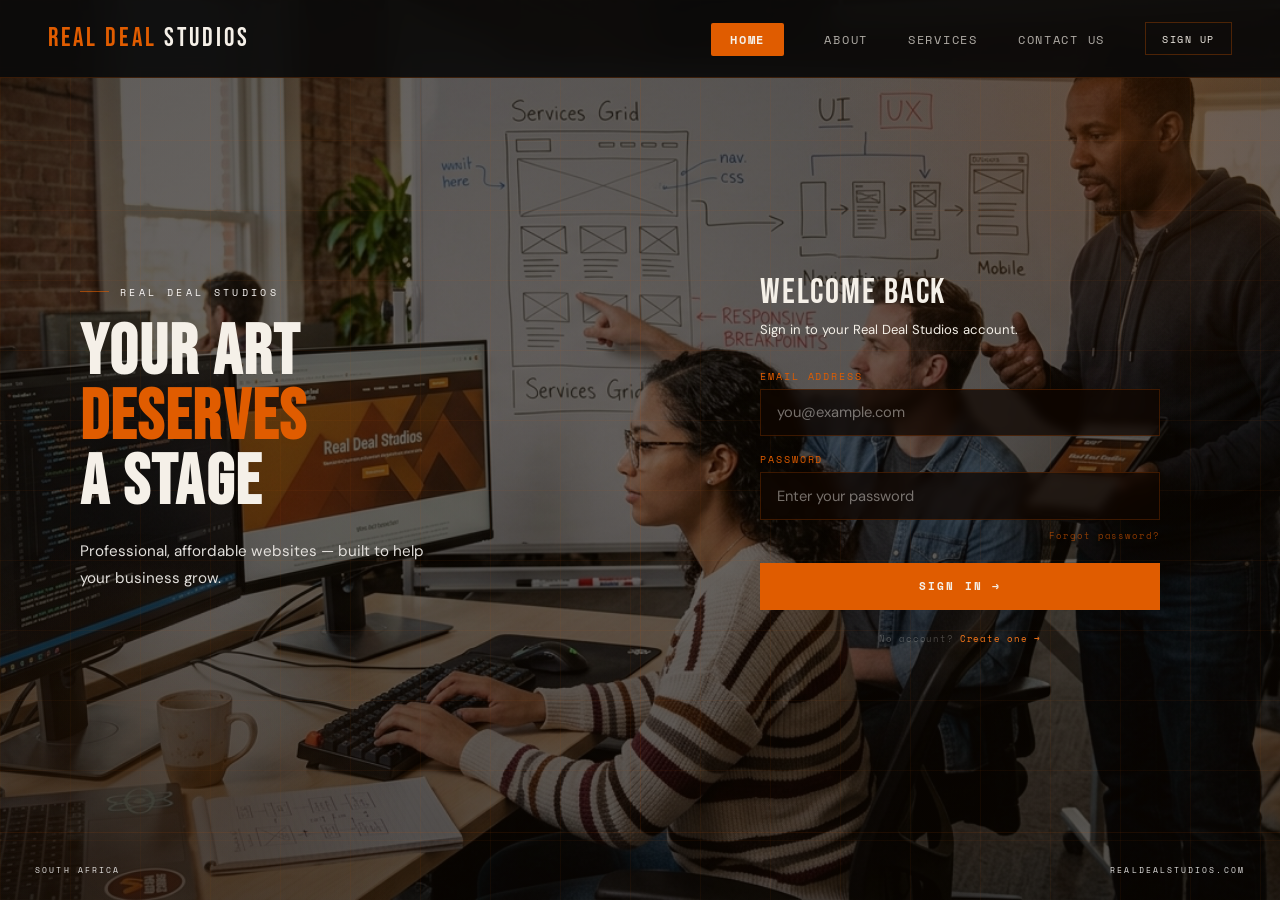
<file: index.html>
<!DOCTYPE html>
<html lang="en">
<head>
  <meta charset="UTF-8"/>
  <meta name="viewport" content="width=device-width, initial-scale=1.0"/>
  <title>Real Deal Studios | Sign In</title>
  <meta name="description" content="Sign in or create your Real Deal Studios account."/>
  <link href="https://fonts.googleapis.com/css2?family=Bebas+Neue&family=DM+Sans:ital,wght@0,300;0,400;0,500;1,300&family=Space+Mono:wght@400;700&display=swap" rel="stylesheet"/>
  <link rel="stylesheet" href="src/css/auth.css"/>
</head>
<body>

  <div class="bg-logo" aria-hidden="true"></div>
  <div class="bg-overlay" aria-hidden="true"></div>
  <div class="noise" aria-hidden="true"></div>
  <div class="grid-overlay" aria-hidden="true"></div>
  <div class="orb orb-1" aria-hidden="true"></div>
  <div class="orb orb-2" aria-hidden="true"></div>
  <div class="h-line h-line-top" aria-hidden="true"></div>
  <div class="h-line h-line-bottom" aria-hidden="true"></div>
  <div class="v-divider" aria-hidden="true"></div>

  <div class="corner-tag corner-bl">South Africa</div>
  <div class="corner-tag corner-br">realdealstudios.com</div>

  <div class="transition-overlay" id="overlay"></div>

  <!-- NAV -->
  <nav aria-label="Main navigation">
    <button class="nav-toggle" id="navToggle" aria-label="Open navigation menu" aria-expanded="false" aria-controls="navMenu">
      <span></span><span></span><span></span>
    </button>
    <div class="nav-backdrop" id="navBackdrop"></div>
    <a href="index.html" class="nav-logo">Real Deal <span>Studios</span></a>
    <ul id="navMenu" role="list">
      <li><a href="index.html" class="nav-cta">Home</a></li>
      <li><a href="pages/about.html">About</a></li>
      <li><a href="pages/services.html">Services</a></li>
      <li><a href="pages/contact.html">Contact Us</a></li>
      <!-- Sign Up button triggers the signup panel in the auth card -->
      <li>
        <button class="nav-signup" onclick="showPanel('signup')" aria-label="Create a new account">
          Sign Up
        </button>
      </li>
    </ul>
  </nav>

  <!-- MAIN CONTENT -->
  <div class="main-wrap">

    <!-- LEFT: COPY -->
    <div class="left-panel">
      <div class="brand-label">Real Deal Studios</div>
      <h1 class="left-headline">Your Art <em>Deserves</em> a Stage</h1>
      <p class="left-sub">Professional, affordable websites — built to help your business grow.</p>
    </div>

    <!-- RIGHT: AUTH FORMS — no tab bar, controlled by nav buttons -->
    <div class="right-panel">
      <div class="auth-card">

        <!-- SIGN IN PANEL — active by default -->
        <div class="auth-panel active" id="panel-signin" role="region" aria-label="Sign in form">
          <div id="signin-success" class="auth-success">
            <div class="success-icon" aria-hidden="true">✦</div>
            <h3>Welcome Back!</h3>
            <p>You're signed in. Taking you to the site…</p>
          </div>
          <div id="signin-form-wrap">
            <div class="auth-heading">Welcome Back</div>
            <div class="auth-sub">Sign in to your Real Deal Studios account.</div>
            <form class="auth-form" id="signinForm" novalidate>
              <div class="form-group">
                <label for="si-email">Email Address</label>
                <input type="email" id="si-email" placeholder="you@example.com" required autocomplete="email"/>
              </div>
              <div class="form-group">
                <label for="si-password">Password</label>
                <input type="password" id="si-password" placeholder="Enter your password" required autocomplete="current-password"/>
              </div>
              <a href="#" class="forgot-link" onclick="showForgot(event)">Forgot password?</a>
              <button type="submit" class="btn-auth"><span>Sign In →</span></button>
            </form>
            <div class="switch-note">No account? <a onclick="showPanel('signup')">Create one →</a></div>
          </div>
        </div>

        <!-- SIGN UP PANEL — shown when nav Sign Up is clicked -->
        <div class="auth-panel" id="panel-signup" role="region" aria-label="Sign up form">
          <div id="signup-success" class="auth-success">
            <div class="success-icon" aria-hidden="true">✦</div>
            <h3>You're In!</h3>
            <p>Account created. Check your email — we'll be in touch soon.</p>
          </div>
          <div id="signup-form-wrap">
            <div class="auth-heading">Get Started</div>
            <div class="auth-sub">Create your free Real Deal Studios account.</div>
            <form class="auth-form" id="signupForm" novalidate>
              <div class="form-group">
                <label for="su-name">Full Name</label>
                <input type="text" id="su-name" placeholder="e.g. Sipho Dlamini" required autocomplete="name"/>
              </div>
              <div class="form-group">
                <label for="su-email">Email Address</label>
                <input type="email" id="su-email" placeholder="you@example.com" required autocomplete="email"/>
              </div>
              <div class="form-group">
                <label for="su-password">Password</label>
                <input type="password" id="su-password" placeholder="Create a strong password" required autocomplete="new-password" oninput="checkStrength(this.value)"/>
                <div class="pw-track"><div class="pw-fill" id="pwBar"></div></div>
                <div class="pw-lbl" id="pwLbl">Enter a password</div>
              </div>
              <div class="form-group">
                <label for="su-confirm">Confirm Password</label>
                <input type="password" id="su-confirm" placeholder="Repeat your password" required autocomplete="new-password"/>
              </div>
              <button type="submit" class="btn-auth"><span>Create Account →</span></button>
            </form>
            <div class="switch-note">Already have an account? <a onclick="showPanel('signin')">Sign in →</a></div>
          </div>
        </div>

      </div>
    </div>

  </div>

  <script src="src/js/auth.js"></script>
</body>
</html>
</file>
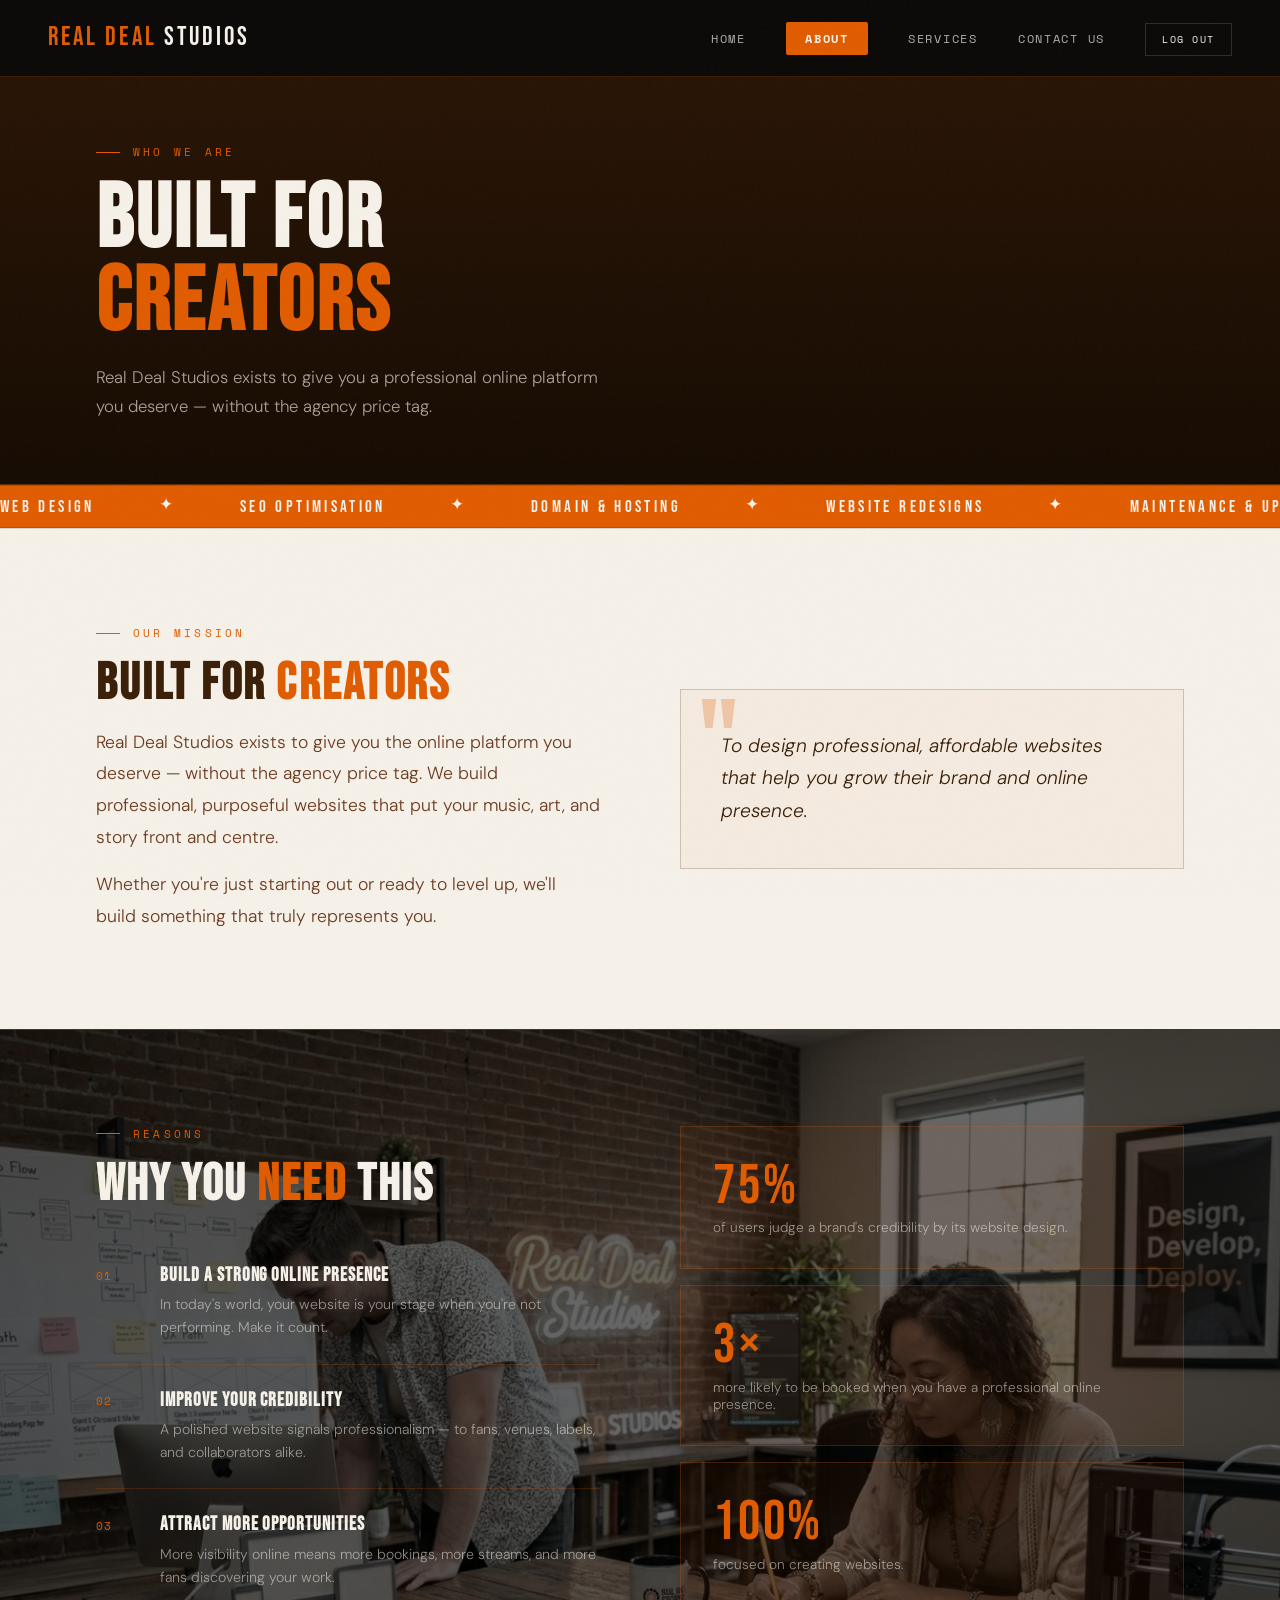
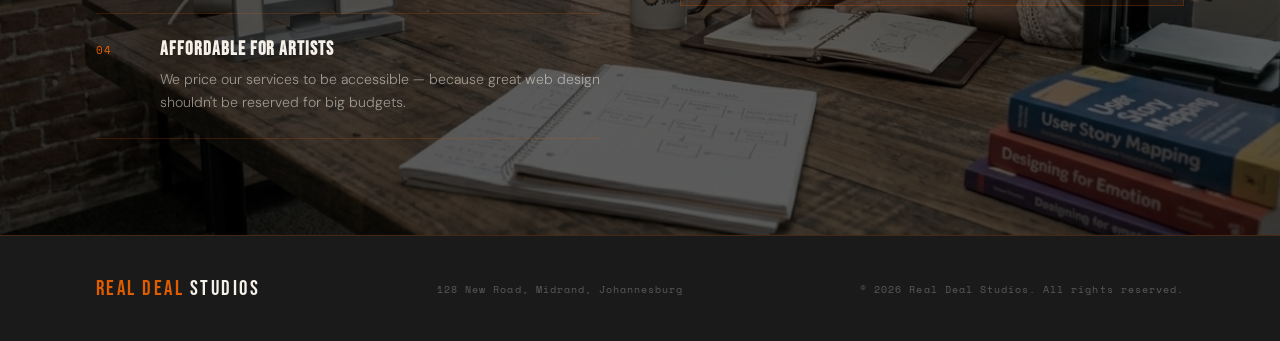
<file: about.html>
<!DOCTYPE html>
<html lang="en">
<head>
  <meta charset="UTF-8"/>
  <meta name="viewport" content="width=device-width, initial-scale=1.0"/>
  <title>About | Real Deal Studios</title>
  <meta name="description" content="Learn about Real Deal Studios — a South African web design studio built for creatives, artists, and musicians who deserve a professional online presence."/>
  <link href="https://fonts.googleapis.com/css2?family=Bebas+Neue&family=DM+Sans:ital,wght@0,300;0,400;0,500;1,300&family=Space+Mono:wght@400;700&display=swap" rel="stylesheet"/>
  <link rel="stylesheet" href="style.css"/>
</head>
<body>

  <!-- NAV -->
  <nav aria-label="Main navigation">
    <button class="nav-toggle" id="navToggle" aria-label="Open navigation menu" aria-expanded="false" aria-controls="navMenu">
      <span></span><span></span><span></span>
    </button>
    <div class="nav-backdrop" id="navBackdrop"></div>
    <a href="index.html" class="nav-logo">Real Deal <span>Studios</span></a>
    <ul id="navMenu" role="list">
      <li><a href="index.html">Home</a></li>
      <li><a href="about.html" class="nav-cta" aria-current="page">About</a></li>
      <li><a href="services.html">Services</a></li>
      <li><a href="contact.html">Contact Us</a></li>
      <li><a href="auth.html" class="nav-signout" id="signOutBtn" aria-label="Sign out of your account">Log Out</a></li>
    </ul>
  </nav>

  <!-- PAGE HERO -->
  <div class="page-hero" role="banner">
    <div class="grid-bg" aria-hidden="true"></div>
    <div class="page-hero-bg" aria-hidden="true"></div>
    <div class="page-hero-overlay" aria-hidden="true"></div>
    <div class="section-label">Who We Are</div>
    <h1>Built for <em>Creators</em></h1>
    <p>Real Deal Studios exists to give you a professional online platform you deserve — without the agency price tag.</p>
  </div>

  <!-- TICKER -->
  <div class="ticker-wrap" aria-hidden="true">
    <div class="ticker-inner">
      <span>WEB DESIGN</span><span class="ticker-dot">✦</span>
      <span>SEO OPTIMISATION</span><span class="ticker-dot">✦</span>
      <span>DOMAIN &amp; HOSTING</span><span class="ticker-dot">✦</span>
      <span>WEBSITE REDESIGNS</span><span class="ticker-dot">✦</span>
      <span>MAINTENANCE &amp; UPDATES</span><span class="ticker-dot">✦</span>
      <span>BRAND GROWTH</span><span class="ticker-dot">✦</span>
      <span>WEB DESIGN</span><span class="ticker-dot">✦</span>
      <span>SEO OPTIMISATION</span><span class="ticker-dot">✦</span>
      <span>DOMAIN &amp; HOSTING</span><span class="ticker-dot">✦</span>
      <span>WEBSITE REDESIGNS</span><span class="ticker-dot">✦</span>
      <span>MAINTENANCE &amp; UPDATES</span><span class="ticker-dot">✦</span>
      <span>BRAND GROWTH</span><span class="ticker-dot">✦</span>
    </div>
  </div>

  <!-- MISSION -->
  <section id="mission" aria-labelledby="mission-heading">
    <div class="mission-text">
      <div class="section-label">Our Mission</div>
      <h2 id="mission-heading">Built for <span style="color:var(--orange)">Creators</span></h2>
      <p>Real Deal Studios exists to give you the online platform you deserve — without the agency price tag. We build professional, purposeful websites that put your music, art, and story front and centre.</p>
      <p style="margin-top:1rem;">Whether you're just starting out or ready to level up, we'll build something that truly represents you.</p>
    </div>
    <div class="mission-quote">
      <blockquote>To design professional, affordable websites that help you grow their brand and online presence.</blockquote>
    </div>
  </section>

  <!-- WHY -->
  <section id="why" aria-labelledby="why-heading">
    <div>
      <div class="section-label">Reasons</div>
      <h2 id="why-heading">Why You <span style="color:var(--orange)">Need</span> This</h2>
      <div class="why-list">
        <div class="why-item">
          <div class="why-num" aria-hidden="true">01</div>
          <div>
            <h4>Build a Strong Online Presence</h4>
            <p>In today's world, your website is your stage when you're not performing. Make it count.</p>
          </div>
        </div>
        <div class="why-item">
          <div class="why-num" aria-hidden="true">02</div>
          <div>
            <h4>Improve Your Credibility</h4>
            <p>A polished website signals professionalism — to fans, venues, labels, and collaborators alike.</p>
          </div>
        </div>
        <div class="why-item">
          <div class="why-num" aria-hidden="true">03</div>
          <div>
            <h4>Attract More Opportunities</h4>
            <p>More visibility online means more bookings, more streams, and more fans discovering your work.</p>
          </div>
        </div>
        <div class="why-item">
          <div class="why-num" aria-hidden="true">04</div>
          <div>
            <h4>Affordable for Artists</h4>
            <p>We price our services to be accessible — because great web design shouldn't be reserved for big budgets.</p>
          </div>
        </div>
      </div>
    </div>
    <div class="why-visual" aria-label="Key statistics">
      <div class="stat-box">
        <div class="stat-num">75%</div>
        <div class="stat-label">of users judge a brand's credibility by its website design.</div>
      </div>
      <div class="stat-box">
        <div class="stat-num">3×</div>
        <div class="stat-label">more likely to be booked when you have a professional online presence.</div>
      </div>
      <div class="stat-box">
        <div class="stat-num">100%</div>
        <div class="stat-label">focused on creating websites.</div>
      </div>
    </div>
  </section>

  <!-- FOOTER -->
  <footer>
    <a href="index.html" class="footer-logo">Real Deal <span>Studios</span></a>
    <p>128 New Road, Midrand, Johannesburg</p>
    <p>© 2026 Real Deal Studios. All rights reserved.</p>
  </footer>

  <script src="script.js"></script>
</body>
</html>
</file>
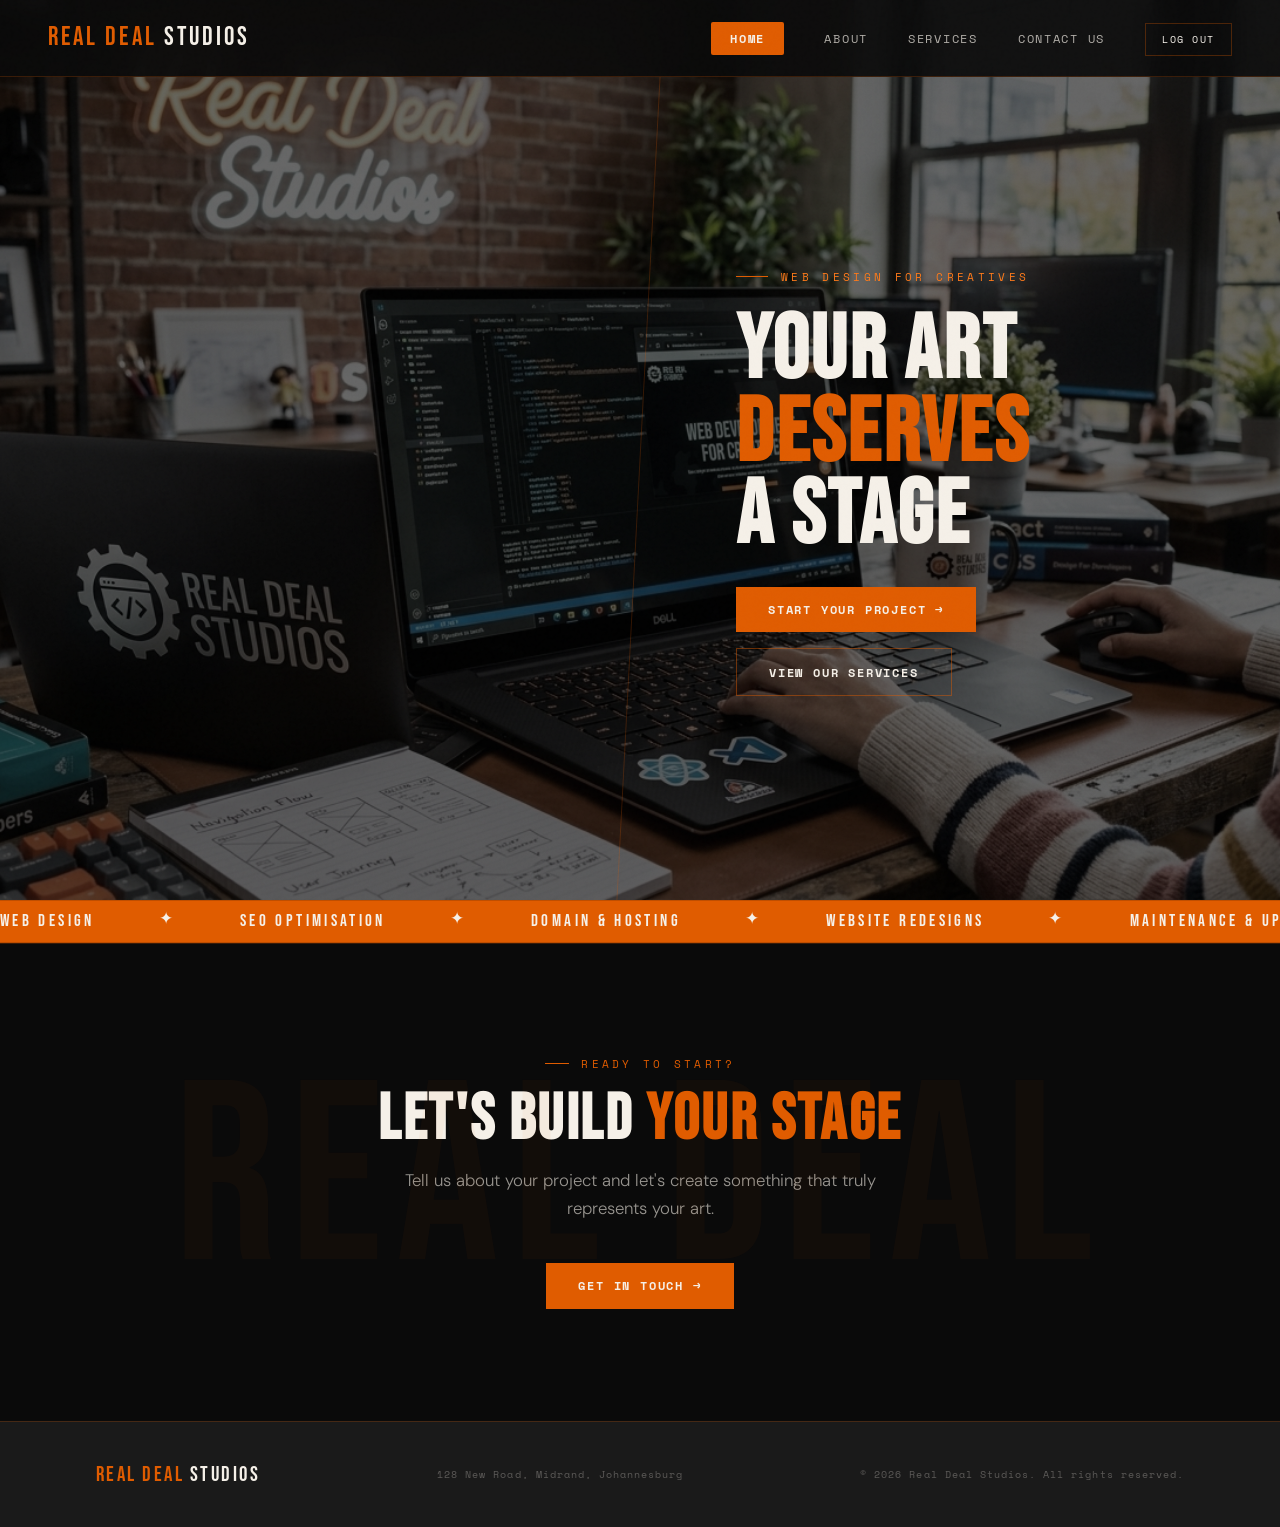
<file: auth.html>
<!DOCTYPE html>
<html lang="en">
<head>
  <meta charset="UTF-8"/>
  <meta name="viewport" content="width=device-width, initial-scale=1.0"/>
  <title>Real Deal Studios | Web Design for Creatives</title>
  <meta name="description" content="Real Deal Studios builds professional, affordable websites for artists, musicians, and creatives in South Africa. Get found online and grow your brand."/>
  <link href="https://fonts.googleapis.com/css2?family=Bebas+Neue&family=DM+Sans:ital,wght@0,300;0,400;0,500;1,300&family=Space+Mono:wght@400;700&display=swap" rel="stylesheet"/>
  <link rel="stylesheet" href="src/css/style.css"/>
</head>
<body>

  <!-- NAV -->
  <nav aria-label="Main navigation">
    <button class="nav-toggle" id="navToggle" aria-label="Open navigation menu" aria-expanded="false" aria-controls="navMenu">
      <span></span><span></span><span></span>
    </button>
    <div class="nav-backdrop" id="navBackdrop"></div>
    <a href="index.html" class="nav-logo">Real Deal <span>Studios</span></a>
    <ul id="navMenu" role="list">
      <li><a href="index.html" class="nav-cta" aria-current="page">Home</a></li>
      <li><a href="pages/about.html">About</a></li>
      <li><a href="pages/services.html">Services</a></li>
      <li><a href="pages/contact.html">Contact Us</a></li>
      <li><a href="auth.html" class="nav-signout" id="signOutBtn" aria-label="Sign out of your account">Log Out</a></li>
    </ul>
  </nav>

  <!-- HERO -->
  <section id="hero" aria-label="Hero — Your Art Deserves a Stage">
    <div class="grid-bg" aria-hidden="true"></div>
    <div class="hero-divider" aria-hidden="true"></div>
    <div class="hero-left">
      <div class="hero-tag fade-up">Web Design for Creatives</div>
      <h1 class="fade-up delay-1">Your Art <em>Deserves</em> a Stage</h1>
      <div class="btn-group fade-up delay-3">
        <a href="pages/contact.html" class="btn-primary">Start Your Project →</a>
        <a href="pages/services.html" class="btn-outline">View Our Services</a>
      </div>
    </div>
  </section>

  <!-- TICKER -->
  <div class="ticker-wrap" aria-hidden="true">
    <div class="ticker-inner">
      <span>WEB DESIGN</span><span class="ticker-dot">✦</span>
      <span>SEO OPTIMISATION</span><span class="ticker-dot">✦</span>
      <span>DOMAIN &amp; HOSTING</span><span class="ticker-dot">✦</span>
      <span>WEBSITE REDESIGNS</span><span class="ticker-dot">✦</span>
      <span>MAINTENANCE &amp; UPDATES</span><span class="ticker-dot">✦</span>
      <span>BRAND GROWTH</span><span class="ticker-dot">✦</span>
      <span>WEB DESIGN</span><span class="ticker-dot">✦</span>
      <span>SEO OPTIMISATION</span><span class="ticker-dot">✦</span>
      <span>DOMAIN &amp; HOSTING</span><span class="ticker-dot">✦</span>
      <span>WEBSITE REDESIGNS</span><span class="ticker-dot">✦</span>
      <span>MAINTENANCE &amp; UPDATES</span><span class="ticker-dot">✦</span>
      <span>BRAND GROWTH</span><span class="ticker-dot">✦</span>
    </div>
  </div>

  <!-- CTA -->
  <section id="cta">
    <div class="section-label" style="justify-content:center;">Ready to Start?</div>
    <h2>Let's Build <span style="color:var(--orange)">Your Stage</span></h2>
    <p>Tell us about your project and let's create something that truly represents your art.</p>
    <div class="btn-group" style="justify-content:center;">
      <a href="pages/contact.html" class="btn-primary">Get in Touch →</a>
    </div>
  </section>

  <footer>
    <a href="index.html" class="footer-logo">Real Deal <span>Studios</span></a>
    <p>128 New Road, Midrand, Johannesburg</p>
    <p>© 2026 Real Deal Studios. All rights reserved.</p>
  </footer>

  <script src="src/js/script.js"></script>
</body>
</html>
</file>
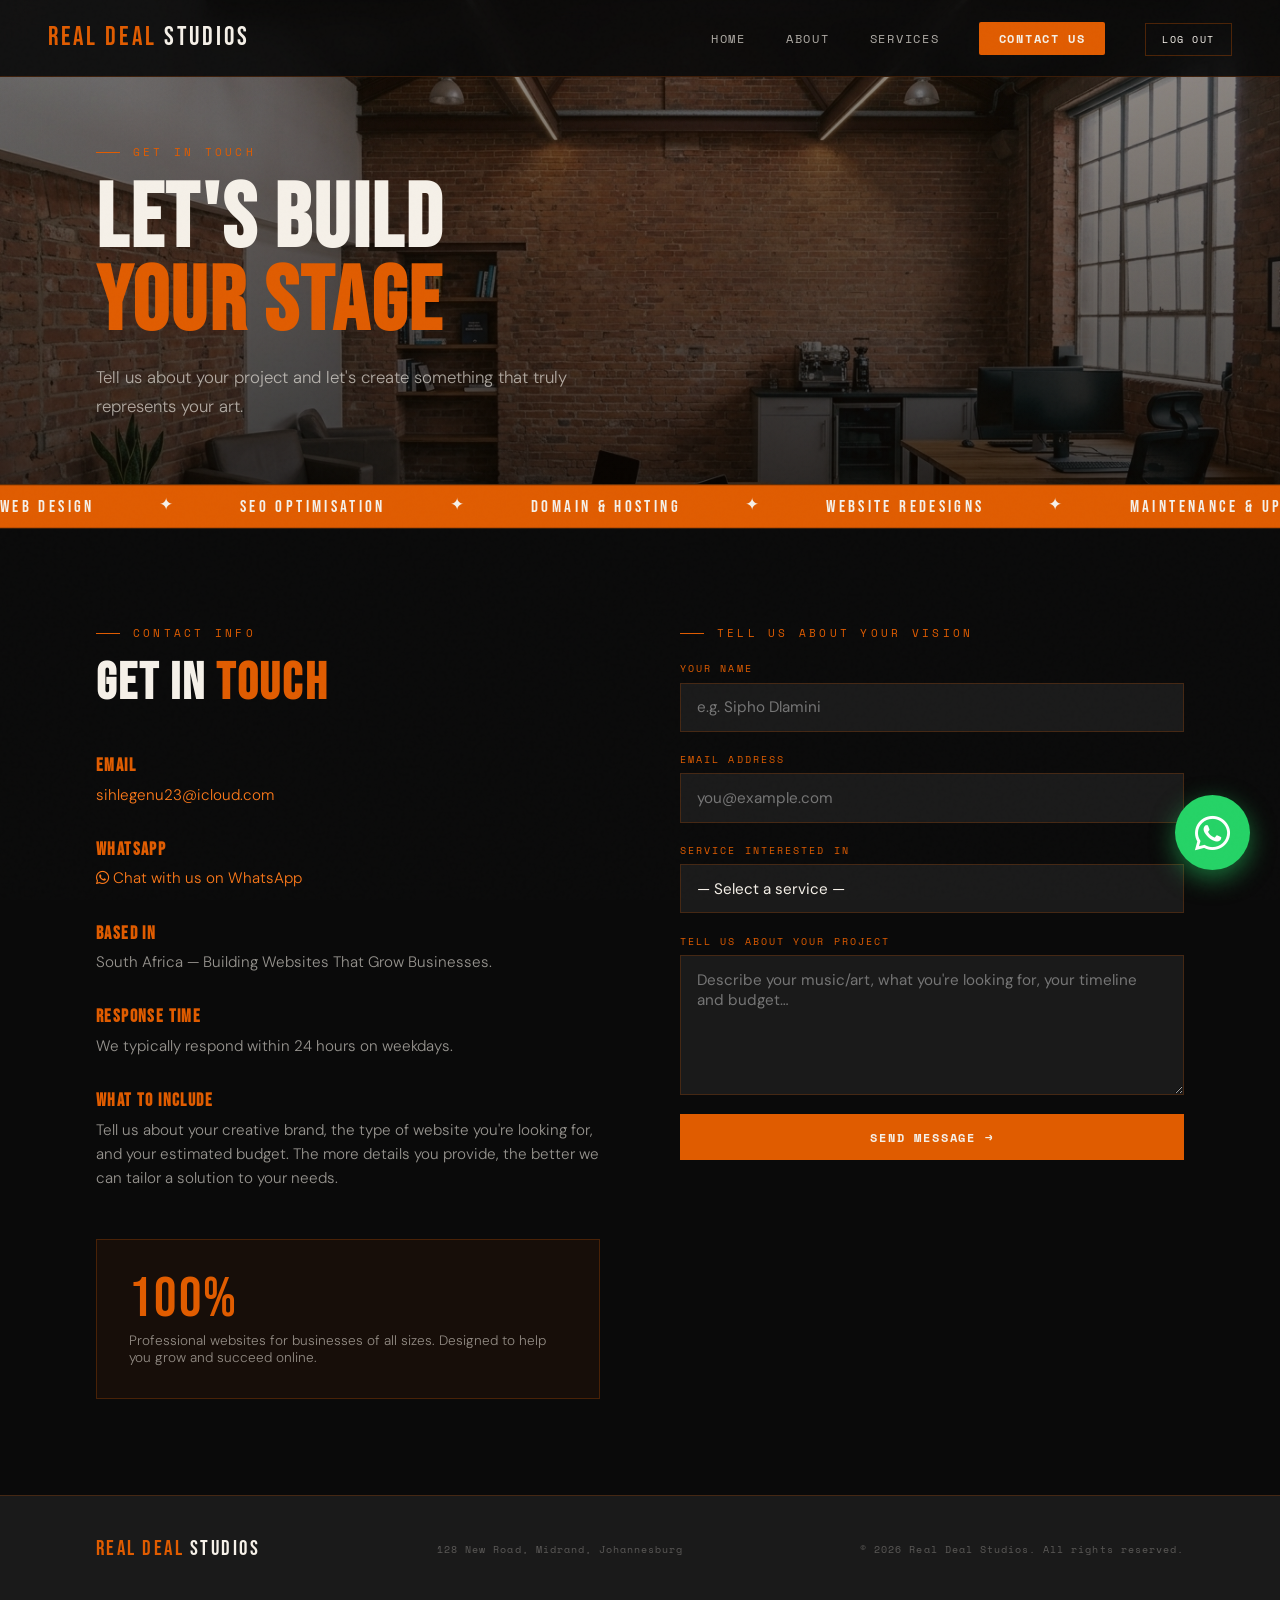
<file: contact.html>
<!DOCTYPE html>
<html lang="en">
<head>
  <link rel="stylesheet" href="https://cdnjs.cloudflare.com/ajax/libs/font-awesome/6.5.1/css/all.min.css"/>
  <meta charset="UTF-8"/>
  <meta name="viewport" content="width=device-width, initial-scale=1.0"/>
  <title>Contact | Real Deal Studios</title>
  <meta name="description" content="Get in touch with Real Deal Studios. Tell us about your project and we'll build a website that truly represents your art. Based in South Africa."/>
  <link href="https://fonts.googleapis.com/css2?family=Bebas+Neue&family=DM+Sans:ital,wght@0,300;0,400;0,500;1,300&family=Space+Mono:wght@400;700&display=swap" rel="stylesheet"/>
  <link rel="stylesheet" href="style.css"/>
</head>
<body>

  <!-- NAV -->
  <nav aria-label="Main navigation">
    <button class="nav-toggle" id="navToggle" aria-label="Open navigation menu" aria-expanded="false" aria-controls="navMenu">
      <span></span><span></span><span></span>
    </button>
    <div class="nav-backdrop" id="navBackdrop"></div>
    <a href="index.html" class="nav-logo">Real Deal <span>Studios</span></a>
    <ul id="navMenu" role="list">
      <li><a href="auth.html">Home</a></li>
      <li><a href="about.html">About</a></li>
      <li><a href="services.html">Services</a></li>
      <li><a href="contact.html" class="nav-cta" aria-current="page">Contact Us</a></li>
      <li><a href="index.html" class="nav-signout" id="signOutBtn" aria-label="Sign out of your account">Log Out</a></li>
    </ul>
  </nav>

  <!-- PAGE HERO -->
  <div class="page-hero contact-hero" role="banner">
    <div class="page-hero-bg" aria-hidden="true"></div>
    <div class="page-hero-overlay" aria-hidden="true"></div>
    <div class="section-label">Get in Touch</div>
    <h1>Let's Build <em>Your Stage</em></h1>
    <p>Tell us about your project and let's create something that truly represents your art.</p>
  </div>

  <!-- TICKER -->
  <div class="ticker-wrap" aria-hidden="true">
    <div class="ticker-inner">
      <span>WEB DESIGN</span><span class="ticker-dot">✦</span>
      <span>SEO OPTIMISATION</span><span class="ticker-dot">✦</span>
      <span>DOMAIN &amp; HOSTING</span><span class="ticker-dot">✦</span>
      <span>WEBSITE REDESIGNS</span><span class="ticker-dot">✦</span>
      <span>MAINTENANCE &amp; UPDATES</span><span class="ticker-dot">✦</span>
      <span>BRAND GROWTH</span><span class="ticker-dot">✦</span>
      <span>WEB DESIGN</span><span class="ticker-dot">✦</span>
      <span>SEO OPTIMISATION</span><span class="ticker-dot">✦</span>
      <span>DOMAIN &amp; HOSTING</span><span class="ticker-dot">✦</span>
      <span>WEBSITE REDESIGNS</span><span class="ticker-dot">✦</span>
      <span>MAINTENANCE &amp; UPDATES</span><span class="ticker-dot">✦</span>
      <span>BRAND GROWTH</span><span class="ticker-dot">✦</span>
    </div>
  </div>

  <!-- CONTACT SECTION -->
  <section aria-labelledby="contact-heading" style="background:var(--black); border-top:1px solid var(--border);">
    <div class="contact-grid">

      <!-- INFO -->
      <div class="contact-info">
        <div>
          <div class="section-label">Contact Info</div>
          <h2 id="contact-heading">Get in <span style="color:var(--orange)">Touch</span></h2>
        </div>
        <div class="contact-item">
          <h4>Email</h4>
          <p><a href="mailto:sihlegenu23@icloud.com">sihlegenu23@icloud.com</a></p>
        </div>
        <div class="contact-item">
          <h4>WhatsApp</h4>
          <p>
            <a href="https://wa.me/27732723384" target="_blank" rel="noopener noreferrer" class="whatsapp-link" aria-label="Chat with Real Deal Studios on WhatsApp">
              <i class="fab fa-whatsapp" aria-hidden="true"></i> Chat with us on WhatsApp
            </a>
          </p>
        </div>
        <div class="contact-item">
          <h4>Based In</h4>
          <p>South Africa — Building Websites That Grow Businesses.</p>
        </div>
        <div class="contact-item">
          <h4>Response Time</h4>
          <p>We typically respond within 24 hours on weekdays.</p>
        </div>
        <div class="contact-item">
          <h4>What to Include</h4>
          <p>Tell us about your creative brand, the type of website you're looking for, and your estimated budget. The more details you provide, the better we can tailor a solution to your needs.</p>
        </div>
        <div style="margin-top:1rem;">
          <div class="stat-box">
            <div class="stat-num">100%</div>
            <div class="stat-label">Professional websites for businesses of all sizes. Designed to help you grow and succeed online.</div>
          </div>
        </div>
      </div>

      <!-- FORM -->
      <div>
        <div class="section-label">Tell Us About Your Vision</div>
        <form id="contactForm" class="contact-form" style="margin-top:1rem;" novalidate>
          <div class="form-group">
            <label for="name">Your Name</label>
            <input type="text" id="name" name="name" placeholder="e.g. Sipho Dlamini" required autocomplete="name"/>
          </div>
          <div class="form-group">
            <label for="email">Email Address</label>
            <input type="email" id="email" name="email" placeholder="you@example.com" required autocomplete="email"/>
          </div>
          <div class="form-group">
            <label for="service">Service Interested In</label>
            <select id="service" name="service">
              <option value="">— Select a service —</option>
              <option>Website Design &amp; Development</option>
              <option>Redesign &amp; Upgrade</option>
              <option>SEO Optimisation</option>
              <option>Domain &amp; Hosting Setup</option>
              <option>Maintenance &amp; Updates</option>
              <option>Not sure yet</option>
            </select>
          </div>
          <div class="form-group">
            <label for="message">Tell Us About Your Project</label>
            <textarea id="message" name="message" placeholder="Describe your music/art, what you're looking for, your timeline and budget…" required></textarea>
          </div>
          <button type="submit" class="btn-primary" style="width:100%; justify-content:center;">
            Send Message →
          </button>
        </form>
      </div>

    </div>
  </section>

  <!-- WHATSAPP FLOATING BUTTON -->
  <a href="https://wa.me/27732723384" class="whatsapp-popup" target="_blank" rel="noopener noreferrer" aria-label="Chat with us on WhatsApp">
    <i class="fab fa-whatsapp" aria-hidden="true"></i>
  </a>

  <!-- FOOTER -->
  <footer>
    <a href="index.html" class="footer-logo">Real Deal <span>Studios</span></a>
    <p>128 New Road, Midrand, Johannesburg</p>
    <p>© 2026 Real Deal Studios. All rights reserved.</p>
  </footer>

  <script src="script.js"></script>
</body>
</html>
</file>
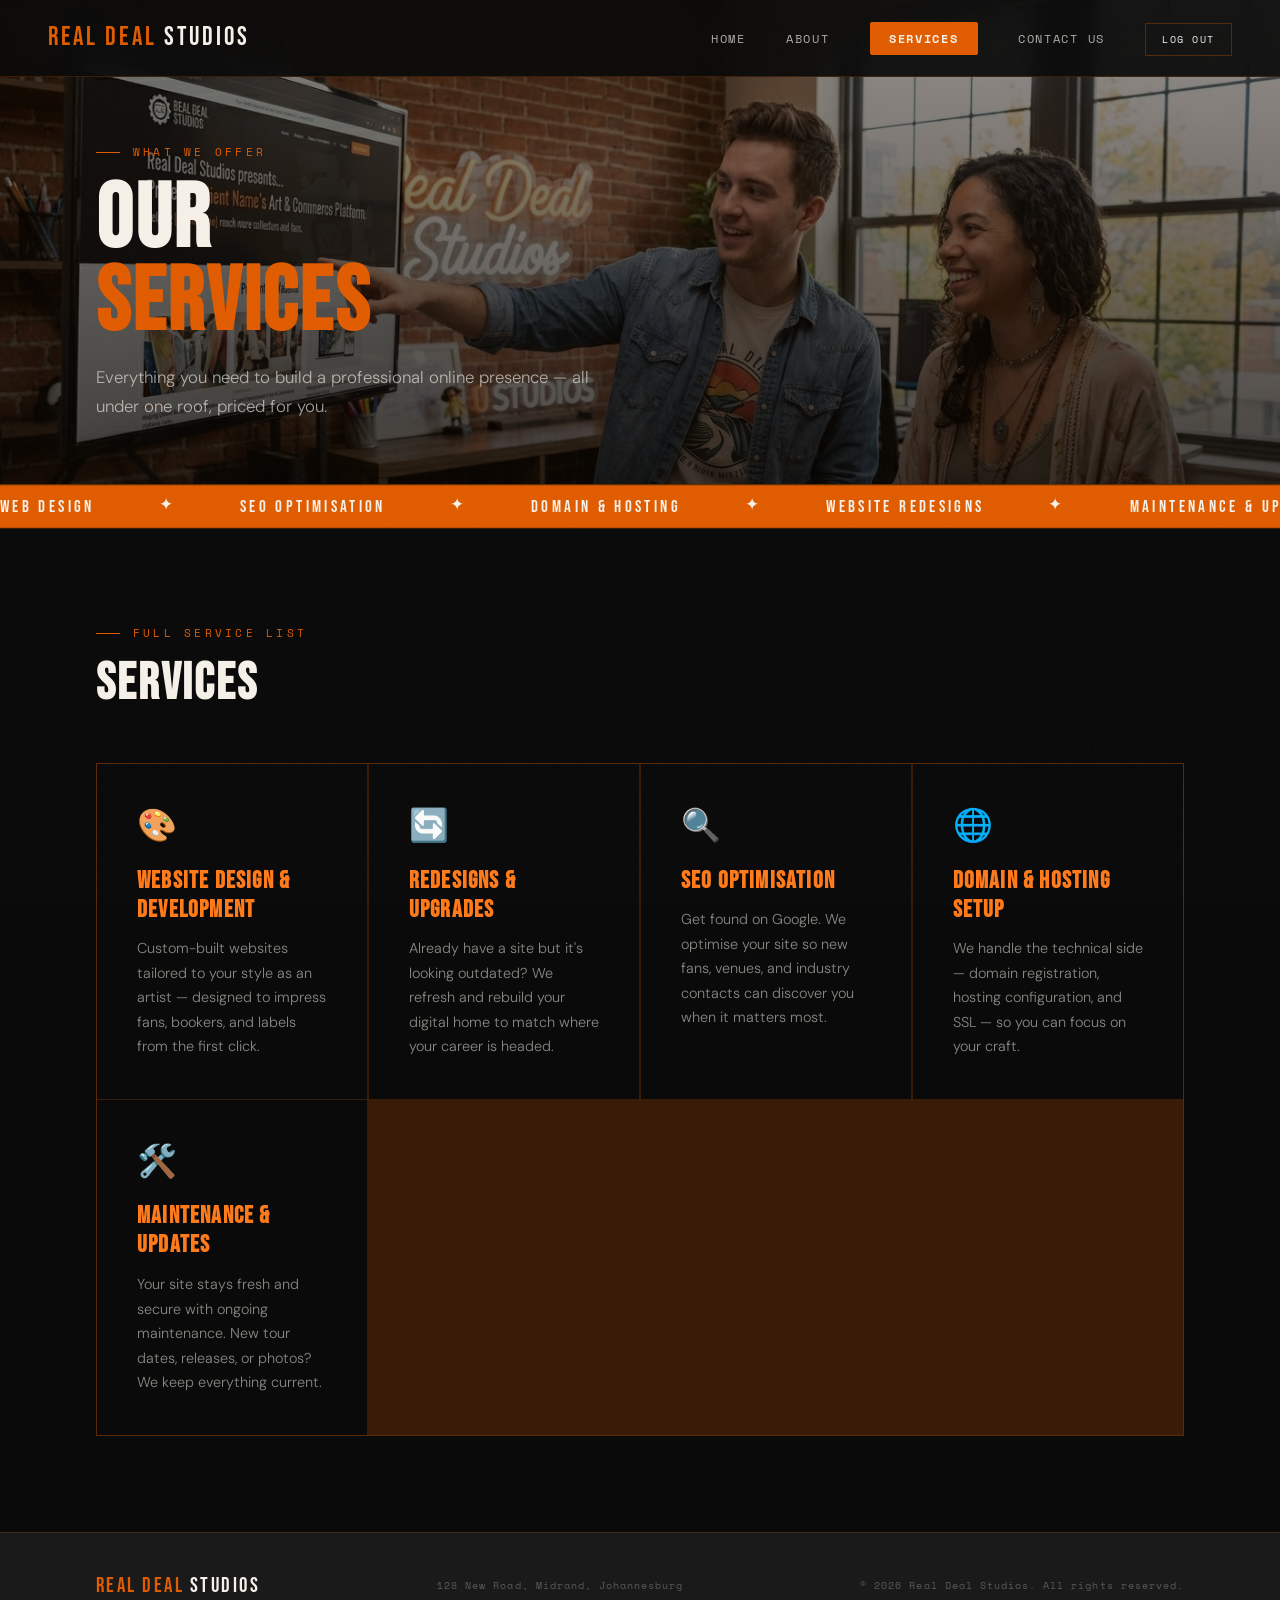
<file: services.html>
<!DOCTYPE html>
<html lang="en">
<head>
  <meta charset="UTF-8"/>
  <meta name="viewport" content="width=device-width, initial-scale=1.0"/>
  <title>Services | Real Deal Studios</title>
  <meta name="description" content="Explore Real Deal Studios' services — web design, SEO optimisation, domain and hosting setup, redesigns, and ongoing maintenance for creatives in South Africa."/>
  <link href="https://fonts.googleapis.com/css2?family=Bebas+Neue&family=DM+Sans:ital,wght@0,300;0,400;0,500;1,300&family=Space+Mono:wght@400;700&display=swap" rel="stylesheet"/>
  <link rel="stylesheet" href="style.css"/>
</head>
<body>

  <!-- NAV -->
  <nav aria-label="Main navigation">
    <button class="nav-toggle" id="navToggle" aria-label="Open navigation menu" aria-expanded="false" aria-controls="navMenu">
      <span></span><span></span><span></span>
    </button>
    <div class="nav-backdrop" id="navBackdrop"></div>
    <a href="index.html" class="nav-logo">Real Deal <span>Studios</span></a>
    <ul id="navMenu" role="list">
      <li><a href="index.html">Home</a></li>
      <li><a href="about.html">About</a></li>
      <li><a href="services.html" class="nav-cta" aria-current="page">Services</a></li>
      <li><a href="contact.html">Contact Us</a></li>
      <li><a href="auth.html" class="nav-signout" id="signOutBtn" aria-label="Sign out of your account">Log Out</a></li>
    </ul>
  </nav>

  <!-- PAGE HERO -->
  <div class="page-hero services-hero" role="banner">
    <div class="page-hero-bg" aria-hidden="true"></div>
    <div class="page-hero-overlay" aria-hidden="true"></div>
    <div class="section-label">What We Offer</div>
    <h1>Our <em>Services</em></h1>
    <p>Everything you need to build a professional online presence — all under one roof, priced for you.</p>
  </div>

  <!-- TICKER -->
  <div class="ticker-wrap" aria-hidden="true">
    <div class="ticker-inner">
      <span>WEB DESIGN</span><span class="ticker-dot">✦</span>
      <span>SEO OPTIMISATION</span><span class="ticker-dot">✦</span>
      <span>DOMAIN &amp; HOSTING</span><span class="ticker-dot">✦</span>
      <span>WEBSITE REDESIGNS</span><span class="ticker-dot">✦</span>
      <span>MAINTENANCE &amp; UPDATES</span><span class="ticker-dot">✦</span>
      <span>BRAND GROWTH</span><span class="ticker-dot">✦</span>
      <span>WEB DESIGN</span><span class="ticker-dot">✦</span>
      <span>SEO OPTIMISATION</span><span class="ticker-dot">✦</span>
      <span>DOMAIN &amp; HOSTING</span><span class="ticker-dot">✦</span>
      <span>WEBSITE REDESIGNS</span><span class="ticker-dot">✦</span>
      <span>MAINTENANCE &amp; UPDATES</span><span class="ticker-dot">✦</span>
      <span>BRAND GROWTH</span><span class="ticker-dot">✦</span>
    </div>
  </div>

  <!-- SERVICES GRID -->
  <section id="services" aria-labelledby="services-heading">
    <div class="section-label">Full Service List</div>
    <h2 id="services-heading">Services</h2>
    <div class="services-grid">
      <article class="service-card">
        <span class="service-icon" aria-hidden="true">🎨</span>
        <h3>Website Design &amp; Development</h3>
        <p>Custom-built websites tailored to your style as an artist — designed to impress fans, bookers, and labels from the first click.</p>
      </article>
      <article class="service-card">
        <span class="service-icon" aria-hidden="true">🔄</span>
        <h3>Redesigns &amp; Upgrades</h3>
        <p>Already have a site but it's looking outdated? We refresh and rebuild your digital home to match where your career is headed.</p>
      </article>
      <article class="service-card">
        <span class="service-icon" aria-hidden="true">🔍</span>
        <h3>SEO Optimisation</h3>
        <p>Get found on Google. We optimise your site so new fans, venues, and industry contacts can discover you when it matters most.</p>
      </article>
      <article class="service-card">
        <span class="service-icon" aria-hidden="true">🌐</span>
        <h3>Domain &amp; Hosting Setup</h3>
        <p>We handle the technical side — domain registration, hosting configuration, and SSL — so you can focus on your craft.</p>
      </article>
      <article class="service-card">
        <span class="service-icon" aria-hidden="true">🛠️</span>
        <h3>Maintenance &amp; Updates</h3>
        <p>Your site stays fresh and secure with ongoing maintenance. New tour dates, releases, or photos? We keep everything current.</p>
      </article>
    </div>
  </section>

  <!-- FOOTER -->
  <footer>
    <a href="index.html" class="footer-logo">Real Deal <span>Studios</span></a>
    <p>128 New Road, Midrand, Johannesburg</p>
    <p>© 2026 Real Deal Studios. All rights reserved.</p>
  </footer>

  <script src="script.js"></script>
</body>
</html>
</file>
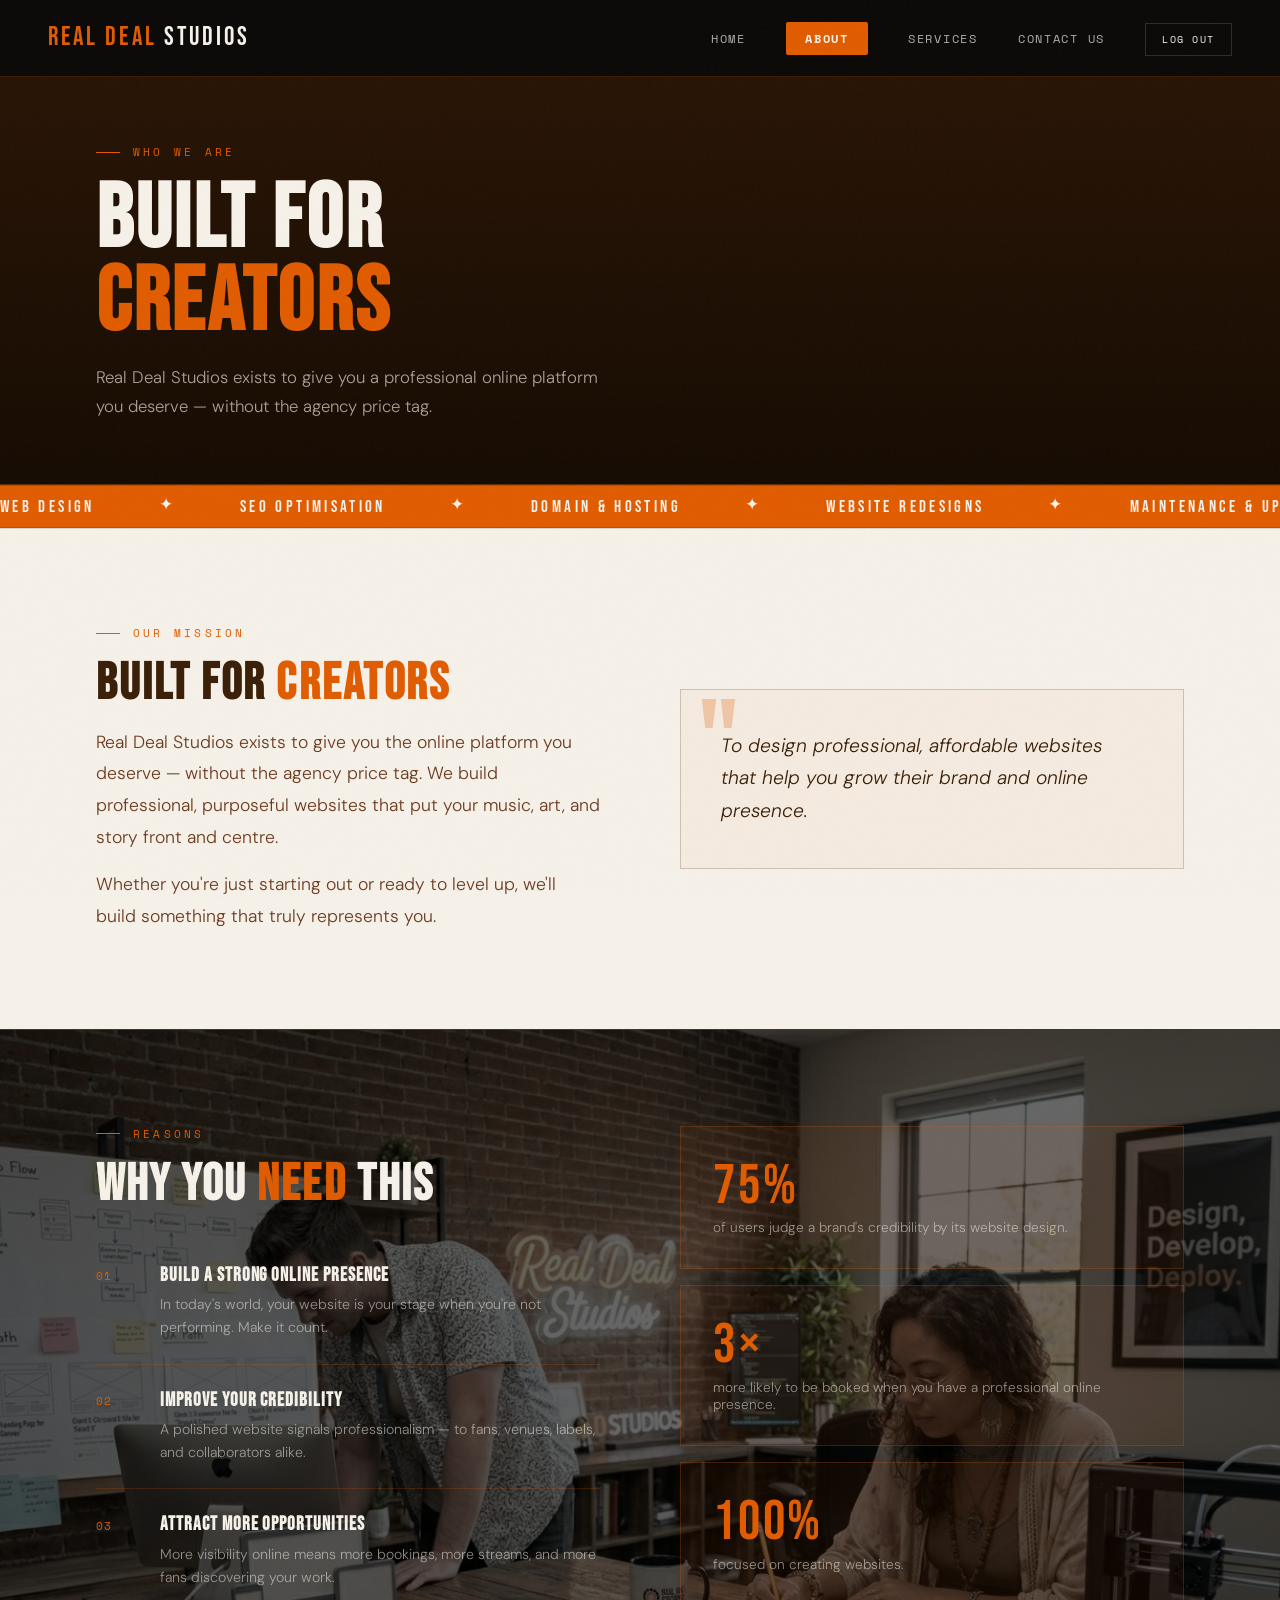
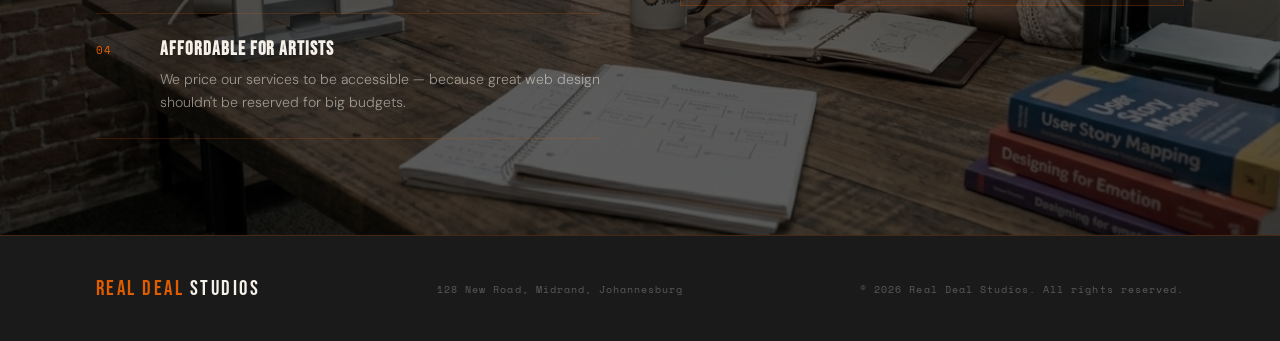
<file: pages/about.html>
<!DOCTYPE html>
<html lang="en">
<head>
  <meta charset="UTF-8"/>
  <meta name="viewport" content="width=device-width, initial-scale=1.0"/>
  <title>About | Real Deal Studios</title>
  <meta name="description" content="Learn about Real Deal Studios — a South African web design studio built for creatives, artists, and musicians who deserve a professional online presence."/>
  <link href="https://fonts.googleapis.com/css2?family=Bebas+Neue&family=DM+Sans:ital,wght@0,300;0,400;0,500;1,300&family=Space+Mono:wght@400;700&display=swap" rel="stylesheet"/>
  <link rel="stylesheet" href="../src/css/style.css"/>
</head>
<body>

  <!-- NAV -->
  <nav aria-label="Main navigation">
    <button class="nav-toggle" id="navToggle" aria-label="Open navigation menu" aria-expanded="false" aria-controls="navMenu">
      <span></span><span></span><span></span>
    </button>
    <div class="nav-backdrop" id="navBackdrop"></div>
    <a href="../index.html" class="nav-logo">Real Deal <span>Studios</span></a>
    <ul id="navMenu" role="list">
      <li><a href="../index.html">Home</a></li>
      <li><a href="about.html" class="nav-cta" aria-current="page">About</a></li>
      <li><a href="services.html">Services</a></li>
      <li><a href="contact.html">Contact Us</a></li>
      <li><a href="../auth.html" class="nav-signout" id="signOutBtn" aria-label="Sign out of your account">Log Out</a></li>
    </ul>
  </nav>

  <!-- PAGE HERO -->
  <div class="page-hero" role="banner">
    <div class="grid-bg" aria-hidden="true"></div>
    <div class="page-hero-bg" aria-hidden="true"></div>
    <div class="page-hero-overlay" aria-hidden="true"></div>
    <div class="section-label">Who We Are</div>
    <h1>Built for <em>Creators</em></h1>
    <p>Real Deal Studios exists to give you a professional online platform you deserve — without the agency price tag.</p>
  </div>

  <!-- TICKER -->
  <div class="ticker-wrap" aria-hidden="true">
    <div class="ticker-inner">
      <span>WEB DESIGN</span><span class="ticker-dot">✦</span>
      <span>SEO OPTIMISATION</span><span class="ticker-dot">✦</span>
      <span>DOMAIN &amp; HOSTING</span><span class="ticker-dot">✦</span>
      <span>WEBSITE REDESIGNS</span><span class="ticker-dot">✦</span>
      <span>MAINTENANCE &amp; UPDATES</span><span class="ticker-dot">✦</span>
      <span>BRAND GROWTH</span><span class="ticker-dot">✦</span>
      <span>WEB DESIGN</span><span class="ticker-dot">✦</span>
      <span>SEO OPTIMISATION</span><span class="ticker-dot">✦</span>
      <span>DOMAIN &amp; HOSTING</span><span class="ticker-dot">✦</span>
      <span>WEBSITE REDESIGNS</span><span class="ticker-dot">✦</span>
      <span>MAINTENANCE &amp; UPDATES</span><span class="ticker-dot">✦</span>
      <span>BRAND GROWTH</span><span class="ticker-dot">✦</span>
    </div>
  </div>

  <!-- MISSION -->
  <section id="mission" aria-labelledby="mission-heading">
    <div class="mission-text">
      <div class="section-label">Our Mission</div>
      <h2 id="mission-heading">Built for <span style="color:var(--orange)">Creators</span></h2>
      <p>Real Deal Studios exists to give you the online platform you deserve — without the agency price tag. We build professional, purposeful websites that put your music, art, and story front and centre.</p>
      <p style="margin-top:1rem;">Whether you're just starting out or ready to level up, we'll build something that truly represents you.</p>
    </div>
    <div class="mission-quote">
      <blockquote>To design professional, affordable websites that help you grow their brand and online presence.</blockquote>
    </div>
  </section>

  <!-- WHY -->
  <section id="why" aria-labelledby="why-heading">
    <div>
      <div class="section-label">Reasons</div>
      <h2 id="why-heading">Why You <span style="color:var(--orange)">Need</span> This</h2>
      <div class="why-list">
        <div class="why-item">
          <div class="why-num" aria-hidden="true">01</div>
          <div>
            <h4>Build a Strong Online Presence</h4>
            <p>In today's world, your website is your stage when you're not performing. Make it count.</p>
          </div>
        </div>
        <div class="why-item">
          <div class="why-num" aria-hidden="true">02</div>
          <div>
            <h4>Improve Your Credibility</h4>
            <p>A polished website signals professionalism — to fans, venues, labels, and collaborators alike.</p>
          </div>
        </div>
        <div class="why-item">
          <div class="why-num" aria-hidden="true">03</div>
          <div>
            <h4>Attract More Opportunities</h4>
            <p>More visibility online means more bookings, more streams, and more fans discovering your work.</p>
          </div>
        </div>
        <div class="why-item">
          <div class="why-num" aria-hidden="true">04</div>
          <div>
            <h4>Affordable for Artists</h4>
            <p>We price our services to be accessible — because great web design shouldn't be reserved for big budgets.</p>
          </div>
        </div>
      </div>
    </div>
    <div class="why-visual" aria-label="Key statistics">
      <div class="stat-box">
        <div class="stat-num">75%</div>
        <div class="stat-label">of users judge a brand's credibility by its website design.</div>
      </div>
      <div class="stat-box">
        <div class="stat-num">3×</div>
        <div class="stat-label">more likely to be booked when you have a professional online presence.</div>
      </div>
      <div class="stat-box">
        <div class="stat-num">100%</div>
        <div class="stat-label">focused on creating websites.</div>
      </div>
    </div>
  </section>

  <!-- FOOTER -->
  <footer>
    <a href="../index.html" class="footer-logo">Real Deal <span>Studios</span></a>
    <p>128 New Road, Midrand, Johannesburg</p>
    <p>© 2026 Real Deal Studios. All rights reserved.</p>
  </footer>

  <script src="../src/js/script.js"></script>
</body>
</html>
</file>
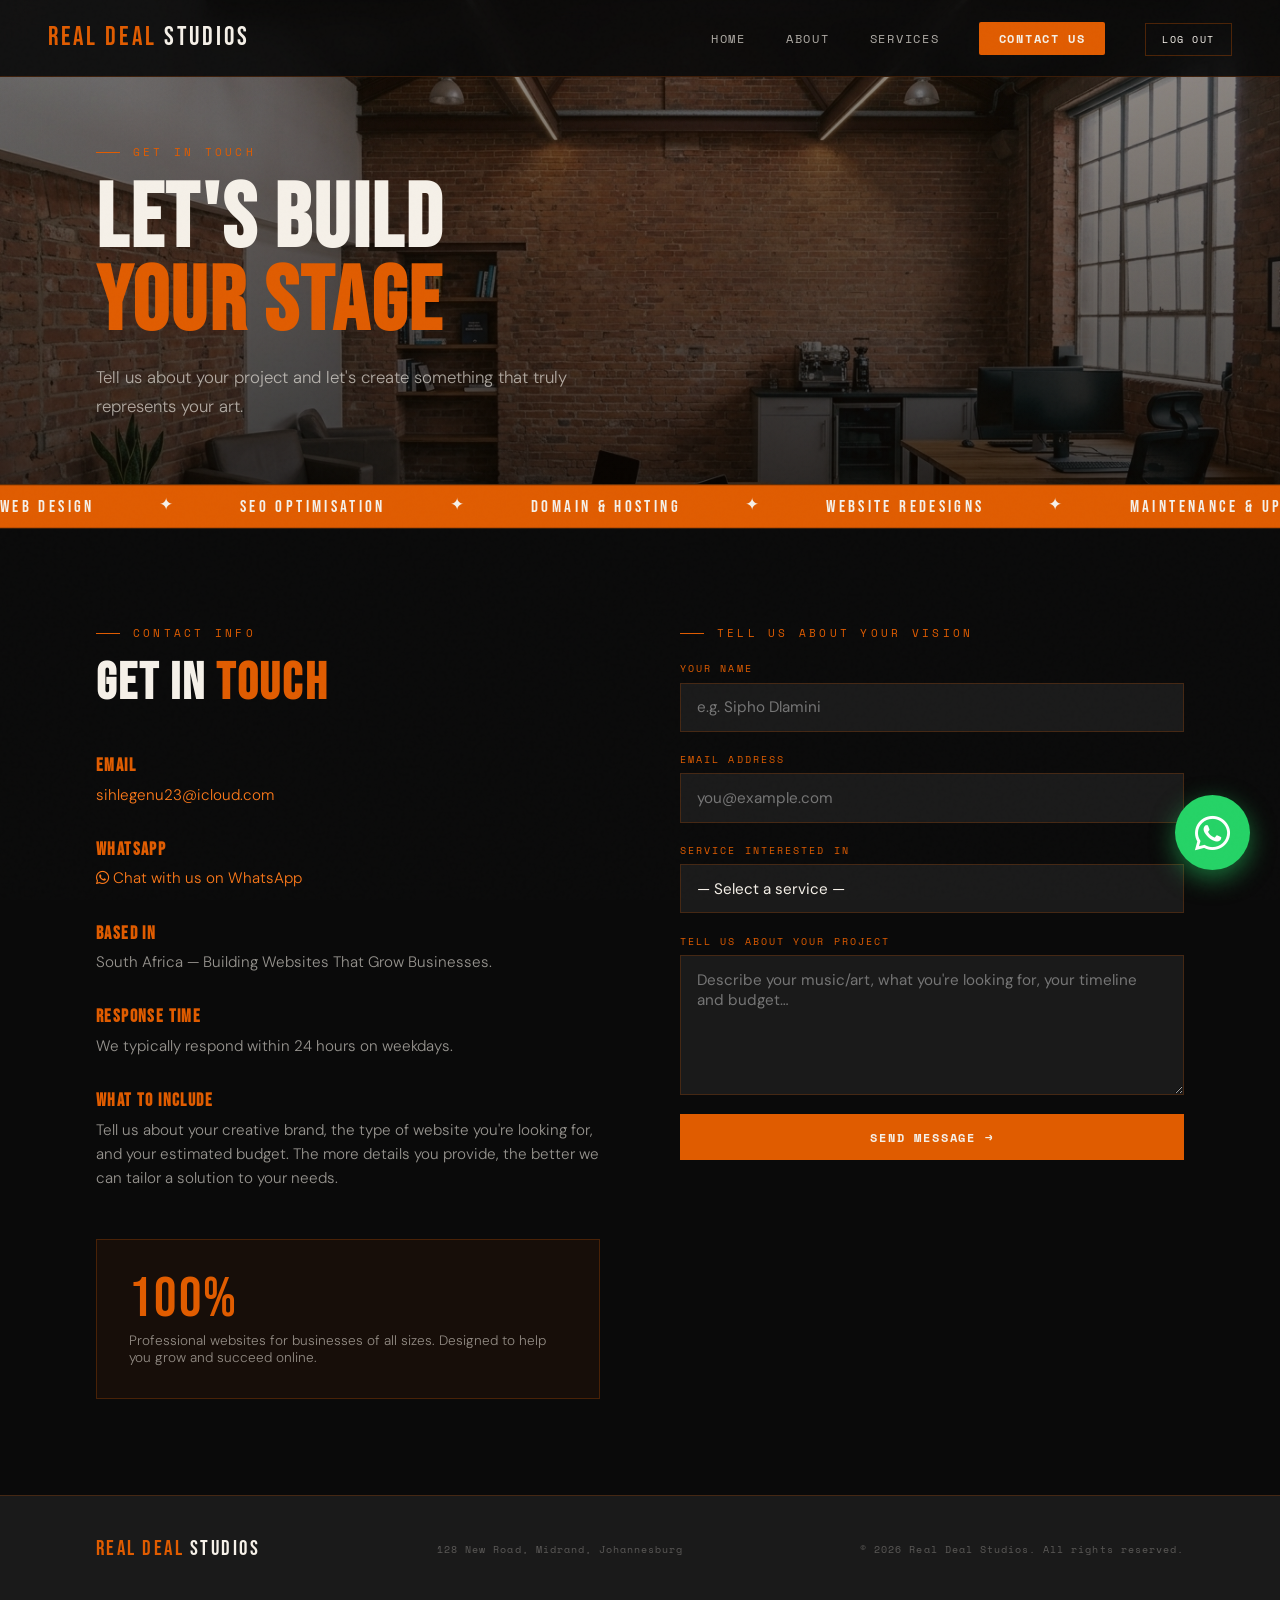
<file: pages/contact.html>
<!DOCTYPE html>
<html lang="en">
<head>
  <link rel="stylesheet" href="https://cdnjs.cloudflare.com/ajax/libs/font-awesome/6.5.1/css/all.min.css"/>
  <meta charset="UTF-8"/>
  <meta name="viewport" content="width=device-width, initial-scale=1.0"/>
  <title>Contact | Real Deal Studios</title>
  <meta name="description" content="Get in touch with Real Deal Studios. Tell us about your project and we'll build a website that truly represents your art. Based in South Africa."/>
  <link href="https://fonts.googleapis.com/css2?family=Bebas+Neue&family=DM+Sans:ital,wght@0,300;0,400;0,500;1,300&family=Space+Mono:wght@400;700&display=swap" rel="stylesheet"/>
  <link rel="stylesheet" href="../src/css/style.css"/>
</head>
<body>

  <!-- NAV -->
  <nav aria-label="Main navigation">
    <button class="nav-toggle" id="navToggle" aria-label="Open navigation menu" aria-expanded="false" aria-controls="navMenu">
      <span></span><span></span><span></span>
    </button>
    <div class="nav-backdrop" id="navBackdrop"></div>
    <a href="../index.html" class="nav-logo">Real Deal <span>Studios</span></a>
    <ul id="navMenu" role="list">
      <li><a href="../index.html">Home</a></li>
      <li><a href="about.html">About</a></li>
      <li><a href="services.html">Services</a></li>
      <li><a href="contact.html" class="nav-cta" aria-current="page">Contact Us</a></li>
      <li><a href="../auth.html" class="nav-signout" id="signOutBtn" aria-label="Sign out of your account">Log Out</a></li>
    </ul>
  </nav>

  <!-- PAGE HERO -->
  <div class="page-hero contact-hero" role="banner">
    <div class="page-hero-bg" aria-hidden="true"></div>
    <div class="page-hero-overlay" aria-hidden="true"></div>
    <div class="section-label">Get in Touch</div>
    <h1>Let's Build <em>Your Stage</em></h1>
    <p>Tell us about your project and let's create something that truly represents your art.</p>
  </div>

  <!-- TICKER -->
  <div class="ticker-wrap" aria-hidden="true">
    <div class="ticker-inner">
      <span>WEB DESIGN</span><span class="ticker-dot">✦</span>
      <span>SEO OPTIMISATION</span><span class="ticker-dot">✦</span>
      <span>DOMAIN &amp; HOSTING</span><span class="ticker-dot">✦</span>
      <span>WEBSITE REDESIGNS</span><span class="ticker-dot">✦</span>
      <span>MAINTENANCE &amp; UPDATES</span><span class="ticker-dot">✦</span>
      <span>BRAND GROWTH</span><span class="ticker-dot">✦</span>
      <span>WEB DESIGN</span><span class="ticker-dot">✦</span>
      <span>SEO OPTIMISATION</span><span class="ticker-dot">✦</span>
      <span>DOMAIN &amp; HOSTING</span><span class="ticker-dot">✦</span>
      <span>WEBSITE REDESIGNS</span><span class="ticker-dot">✦</span>
      <span>MAINTENANCE &amp; UPDATES</span><span class="ticker-dot">✦</span>
      <span>BRAND GROWTH</span><span class="ticker-dot">✦</span>
    </div>
  </div>

  <!-- CONTACT SECTION -->
  <section aria-labelledby="contact-heading" style="background:var(--black); border-top:1px solid var(--border);">
    <div class="contact-grid">

      <!-- INFO -->
      <div class="contact-info">
        <div>
          <div class="section-label">Contact Info</div>
          <h2 id="contact-heading">Get in <span style="color:var(--orange)">Touch</span></h2>
        </div>
        <div class="contact-item">
          <h4>Email</h4>
          <p><a href="mailto:sihlegenu23@icloud.com">sihlegenu23@icloud.com</a></p>
        </div>
        <div class="contact-item">
          <h4>WhatsApp</h4>
          <p>
            <a href="https://wa.me/27732723384" target="_blank" rel="noopener noreferrer" class="whatsapp-link" aria-label="Chat with Real Deal Studios on WhatsApp">
              <i class="fab fa-whatsapp" aria-hidden="true"></i> Chat with us on WhatsApp
            </a>
          </p>
        </div>
        <div class="contact-item">
          <h4>Based In</h4>
          <p>South Africa — Building Websites That Grow Businesses.</p>
        </div>
        <div class="contact-item">
          <h4>Response Time</h4>
          <p>We typically respond within 24 hours on weekdays.</p>
        </div>
        <div class="contact-item">
          <h4>What to Include</h4>
          <p>Tell us about your creative brand, the type of website you're looking for, and your estimated budget. The more details you provide, the better we can tailor a solution to your needs.</p>
        </div>
        <div style="margin-top:1rem;">
          <div class="stat-box">
            <div class="stat-num">100%</div>
            <div class="stat-label">Professional websites for businesses of all sizes. Designed to help you grow and succeed online.</div>
          </div>
        </div>
      </div>

      <!-- FORM -->
      <div>
        <div class="section-label">Tell Us About Your Vision</div>
        <form id="contactForm" class="contact-form" style="margin-top:1rem;" novalidate>
          <div class="form-group">
            <label for="name">Your Name</label>
            <input type="text" id="name" name="name" placeholder="e.g. Sipho Dlamini" required autocomplete="name"/>
          </div>
          <div class="form-group">
            <label for="email">Email Address</label>
            <input type="email" id="email" name="email" placeholder="you@example.com" required autocomplete="email"/>
          </div>
          <div class="form-group">
            <label for="service">Service Interested In</label>
            <select id="service" name="service">
              <option value="">— Select a service —</option>
              <option>Website Design &amp; Development</option>
              <option>Redesign &amp; Upgrade</option>
              <option>SEO Optimisation</option>
              <option>Domain &amp; Hosting Setup</option>
              <option>Maintenance &amp; Updates</option>
              <option>Not sure yet</option>
            </select>
          </div>
          <div class="form-group">
            <label for="message">Tell Us About Your Project</label>
            <textarea id="message" name="message" placeholder="Describe your music/art, what you're looking for, your timeline and budget…" required></textarea>
          </div>
          <button type="submit" class="btn-primary" style="width:100%; justify-content:center;">
            Send Message →
          </button>
        </form>
      </div>

    </div>
  </section>

  <!-- WHATSAPP FLOATING BUTTON -->
  <a href="https://wa.me/27732723384" class="whatsapp-popup" target="_blank" rel="noopener noreferrer" aria-label="Chat with us on WhatsApp">
    <i class="fab fa-whatsapp" aria-hidden="true"></i>
  </a>

  <!-- FOOTER -->
  <footer>
    <a href="../index.html" class="footer-logo">Real Deal <span>Studios</span></a>
    <p>128 New Road, Midrand, Johannesburg</p>
    <p>© 2026 Real Deal Studios. All rights reserved.</p>
  </footer>

  <script src="../src/js/script.js"></script>
</body>
</html>
</file>
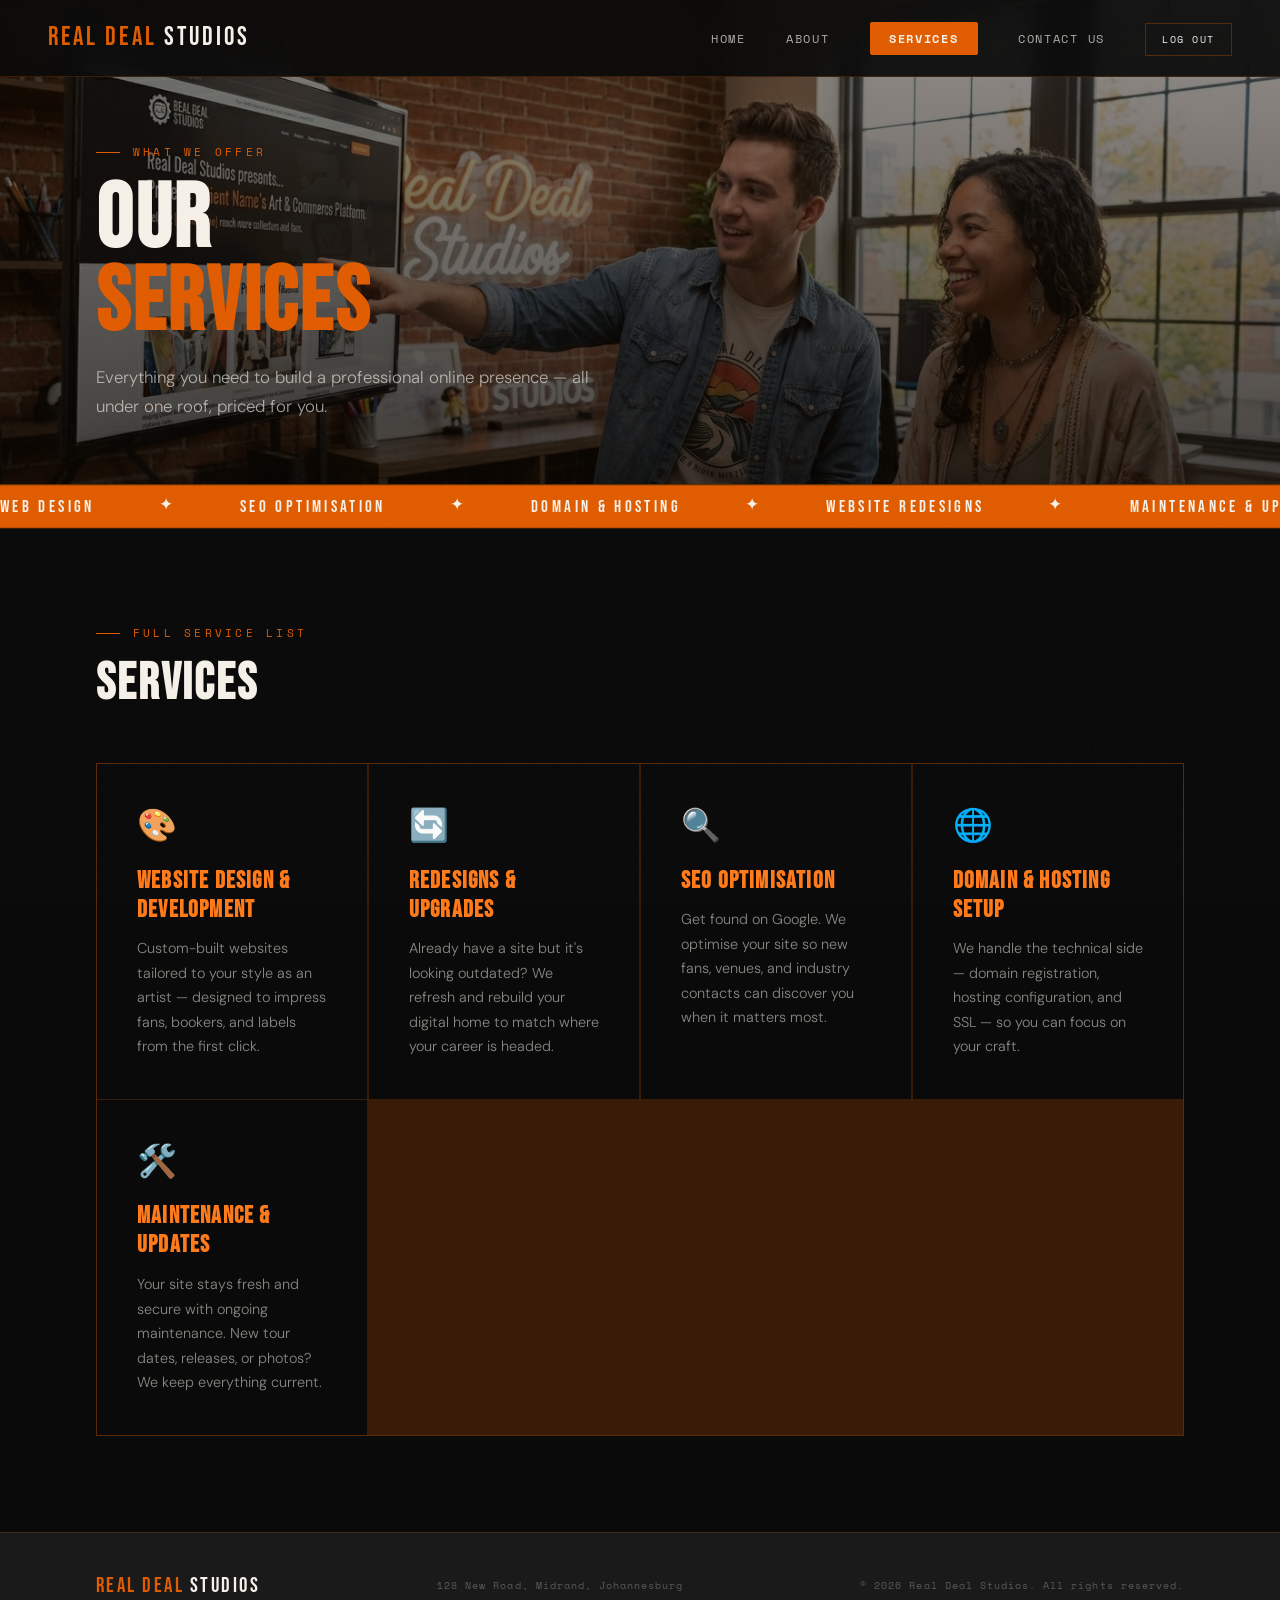
<file: pages/services.html>
<!DOCTYPE html>
<html lang="en">
<head>
  <meta charset="UTF-8"/>
  <meta name="viewport" content="width=device-width, initial-scale=1.0"/>
  <title>Services | Real Deal Studios</title>
  <meta name="description" content="Explore Real Deal Studios' services — web design, SEO optimisation, domain and hosting setup, redesigns, and ongoing maintenance for creatives in South Africa."/>
  <link href="https://fonts.googleapis.com/css2?family=Bebas+Neue&family=DM+Sans:ital,wght@0,300;0,400;0,500;1,300&family=Space+Mono:wght@400;700&display=swap" rel="stylesheet"/>
  <link rel="stylesheet" href="../src/css/style.css"/>
</head>
<body>

  <!-- NAV -->
  <nav aria-label="Main navigation">
    <button class="nav-toggle" id="navToggle" aria-label="Open navigation menu" aria-expanded="false" aria-controls="navMenu">
      <span></span><span></span><span></span>
    </button>
    <div class="nav-backdrop" id="navBackdrop"></div>
    <a href="../index.html" class="nav-logo">Real Deal <span>Studios</span></a>
    <ul id="navMenu" role="list">
      <li><a href="../index.html">Home</a></li>
      <li><a href="about.html">About</a></li>
      <li><a href="services.html" class="nav-cta" aria-current="page">Services</a></li>
      <li><a href="contact.html">Contact Us</a></li>
      <li><a href="../auth.html" class="nav-signout" id="signOutBtn" aria-label="Sign out of your account">Log Out</a></li>
    </ul>
  </nav>

  <!-- PAGE HERO -->
  <div class="page-hero services-hero" role="banner">
    <div class="page-hero-bg" aria-hidden="true"></div>
    <div class="page-hero-overlay" aria-hidden="true"></div>
    <div class="section-label">What We Offer</div>
    <h1>Our <em>Services</em></h1>
    <p>Everything you need to build a professional online presence — all under one roof, priced for you.</p>
  </div>

  <!-- TICKER -->
  <div class="ticker-wrap" aria-hidden="true">
    <div class="ticker-inner">
      <span>WEB DESIGN</span><span class="ticker-dot">✦</span>
      <span>SEO OPTIMISATION</span><span class="ticker-dot">✦</span>
      <span>DOMAIN &amp; HOSTING</span><span class="ticker-dot">✦</span>
      <span>WEBSITE REDESIGNS</span><span class="ticker-dot">✦</span>
      <span>MAINTENANCE &amp; UPDATES</span><span class="ticker-dot">✦</span>
      <span>BRAND GROWTH</span><span class="ticker-dot">✦</span>
      <span>WEB DESIGN</span><span class="ticker-dot">✦</span>
      <span>SEO OPTIMISATION</span><span class="ticker-dot">✦</span>
      <span>DOMAIN &amp; HOSTING</span><span class="ticker-dot">✦</span>
      <span>WEBSITE REDESIGNS</span><span class="ticker-dot">✦</span>
      <span>MAINTENANCE &amp; UPDATES</span><span class="ticker-dot">✦</span>
      <span>BRAND GROWTH</span><span class="ticker-dot">✦</span>
    </div>
  </div>

  <!-- SERVICES GRID -->
  <section id="services" aria-labelledby="services-heading">
    <div class="section-label">Full Service List</div>
    <h2 id="services-heading">Services</h2>
    <div class="services-grid">
      <article class="service-card">
        <span class="service-icon" aria-hidden="true">🎨</span>
        <h3>Website Design &amp; Development</h3>
        <p>Custom-built websites tailored to your style as an artist — designed to impress fans, bookers, and labels from the first click.</p>
      </article>
      <article class="service-card">
        <span class="service-icon" aria-hidden="true">🔄</span>
        <h3>Redesigns &amp; Upgrades</h3>
        <p>Already have a site but it's looking outdated? We refresh and rebuild your digital home to match where your career is headed.</p>
      </article>
      <article class="service-card">
        <span class="service-icon" aria-hidden="true">🔍</span>
        <h3>SEO Optimisation</h3>
        <p>Get found on Google. We optimise your site so new fans, venues, and industry contacts can discover you when it matters most.</p>
      </article>
      <article class="service-card">
        <span class="service-icon" aria-hidden="true">🌐</span>
        <h3>Domain &amp; Hosting Setup</h3>
        <p>We handle the technical side — domain registration, hosting configuration, and SSL — so you can focus on your craft.</p>
      </article>
      <article class="service-card">
        <span class="service-icon" aria-hidden="true">🛠️</span>
        <h3>Maintenance &amp; Updates</h3>
        <p>Your site stays fresh and secure with ongoing maintenance. New tour dates, releases, or photos? We keep everything current.</p>
      </article>
    </div>
  </section>

  <!-- FOOTER -->
  <footer>
    <a href="../index.html" class="footer-logo">Real Deal <span>Studios</span></a>
    <p>128 New Road, Midrand, Johannesburg</p>
    <p>© 2026 Real Deal Studios. All rights reserved.</p>
  </footer>

  <script src="../src/js/script.js"></script>
</body>
</html>
</file>
<file: src/css/auth.css>
:root {
      --orange:       #e05c00;
      --orange-light: #ff7a1a;
      --brown:        #3b2009;
      --brown-dark:   #1a0b02;
      --black:        #0a0a0a;
      --white:        #f5f0e8;
      --border:       rgba(224,92,0,0.22);
    }

    *, *::before, *::after { box-sizing: border-box; margin: 0; padding: 0; }
    html { height: 100%; }

    body {
      font-family: 'DM Sans', sans-serif;
      background: var(--brown-dark);
      min-height: 100vh;
      display: flex;
      flex-direction: column;
      position: relative;
      overflow-x: hidden;
    }

    body::before {
      content: '';
      position: fixed; inset: 0;
      background-image: url("../assets/images/team-photo.png");
      background-size: cover;
      background-position: center center;
      background-repeat: no-repeat;
      z-index: 0;
      pointer-events: none;
    }

    .bg-logo { display: none; }

    .bg-overlay {
      position: fixed; inset: 0;
      background:
        linear-gradient(rgba(10,5,1,0.45), rgba(10,5,1,0.50)),
        radial-gradient(ellipse 80% 70% at 50% 50%, rgba(26,11,2,0.2) 0%, rgba(10,5,1,0.4) 100%);
      z-index: 1;
      pointer-events: none;
    }

    .noise      { position: fixed; inset: 0; pointer-events: none; z-index: 2; opacity: 0.3; }
    .grid-overlay {
      position: fixed; inset: 0;
      background-image:
        linear-gradient(rgba(224,92,0,0.055) 1px, transparent 1px),
        linear-gradient(90deg, rgba(224,92,0,0.055) 1px, transparent 1px);
      background-size: 70px 70px;
      pointer-events: none; z-index: 3;
    }

    .orb { position: fixed; border-radius: 50%; pointer-events: none; z-index: 3; }
    .orb-1 {
      width: 700px; height: 700px; top: -260px; right: -200px;
      background: radial-gradient(circle, rgba(224,92,0,0.12) 0%, transparent 68%);
      animation: pulse1 7s ease-in-out infinite;
    }
    .orb-2 {
      width: 550px; height: 550px; bottom: -180px; left: -140px;
      background: radial-gradient(circle, rgba(59,32,9,0.4) 0%, transparent 70%);
      animation: pulse2 9s ease-in-out infinite;
    }
    @keyframes pulse1 { 0%,100%{transform:scale(1);opacity:.7} 50%{transform:scale(1.1) translate(-15px,12px);opacity:1} }
    @keyframes pulse2 { 0%,100%{transform:scale(1);opacity:.5} 50%{transform:scale(1.07) translate(12px,-18px);opacity:.75} }

    .h-line { position: fixed; left: 0; right: 0; height: 1px; background: rgba(224,92,0,0.1); z-index: 6; }
    .h-line-top    { top: 4.2rem; }
    .h-line-bottom { bottom: 4.2rem; }
    .v-divider {
      position: fixed; top: 4.2rem; bottom: 4.2rem; left: 50%;
      width: 1px; background: rgba(224,92,0,0.1); z-index: 6;
    }

    .corner-tag {
      position: fixed;
      font-family: 'Space Mono', monospace;
      font-size: 0.52rem; letter-spacing: 0.25em;
      text-transform: uppercase; color: rgba(254,253,252,0.892);
      z-index: 20; line-height: 1.7;
    }
    .corner-bl { bottom: 1.4rem; left: 2.2rem; }
    .corner-br { bottom: 1.4rem; right: 2.2rem; text-align: right; }

    nav {
      position: fixed; top: 0; left: 0; right: 0; z-index: 500;
      display: flex; justify-content: space-between; align-items: center;
      padding: 1.4rem 3rem;
      border-bottom: 1px solid var(--border);
      background: rgba(10,10,10,0.92);
      backdrop-filter: blur(12px);
    }

    .nav-logo {
      font-family: 'Bebas Neue', sans-serif;
      font-size: 1.6rem; letter-spacing: 0.12em;
      color: var(--orange); text-decoration: none;
      flex-shrink: 0; position: relative; z-index: 600;
    }
    .nav-logo span { color: var(--white); }

    nav ul { display: flex; gap: 2.5rem; list-style: none; align-items: center; }

    nav ul a {
      color: var(--white); text-decoration: none;
      font-family: 'Space Mono', monospace;
      font-size: 0.72rem; letter-spacing: 0.15em;
      text-transform: uppercase; opacity: 0.7;
      transition: opacity 0.2s, color 0.2s;
    }
    nav ul a:hover { opacity: 1; color: var(--orange-light); }

    .nav-cta {
      background: var(--orange) !important;
      color: var(--white) !important;
      opacity: 1 !important;
      padding: 0.5rem 1.2rem;
      border-radius: 2px;
      font-weight: 700 !important;
      transition: background 0.2s !important;
    }
    .nav-cta:hover { background: var(--orange-light) !important; }

    .nav-signup {
      font-family: 'Space Mono', monospace;
      font-size: 0.65rem; letter-spacing: 0.15em;
      text-transform: uppercase;
      color: var(--white) !important;
      border: 1px solid rgba(224,92,0,0.3);
      padding: 0.45rem 1rem;
      opacity: 1 !important;
      cursor: pointer;
      background: none;
      transition: color 0.2s, border-color 0.2s;
    }
    .nav-signup:hover { color: var(--orange) !important; border-color: var(--orange); }

    .nav-toggle {
      display: none; flex-direction: column; justify-content: center;
      align-items: center; gap: 5px; width: 42px; height: 42px;
      background: none; border: 1px solid rgba(224,92,0,0.35);
      cursor: pointer; padding: 9px; position: relative; z-index: 600;
    }
    .nav-toggle span {
      display: block; width: 20px; height: 1.5px;
      background: var(--white); border-radius: 1px;
      transition: transform 0.35s cubic-bezier(0.16,1,0.3,1), opacity 0.25s;
      transform-origin: center;
    }
    .nav-toggle.open span:nth-child(1) { transform: translateY(6.5px) rotate(45deg); }
    .nav-toggle.open span:nth-child(2) { opacity: 0; transform: scaleX(0); }
    .nav-toggle.open span:nth-child(3) { transform: translateY(-6.5px) rotate(-45deg); }
    .nav-backdrop { display: none; }

    .main-wrap {
      flex: 1;
      display: grid;
      grid-template-columns: 1fr 1fr;
      min-height: 100vh;
      position: relative;
      z-index: 10;
      padding-top: 5rem;
    }

    .left-panel {
      display: flex; flex-direction: column;
      align-items: flex-start; justify-content: center;
      padding: 4rem 4rem 8rem 5rem;
    }

    .brand-label {
      font-family: 'Space Mono', monospace;
      font-size: 0.6rem; letter-spacing: 0.35em;
      text-transform: uppercase; color: rgb(251,248,246);
      margin-bottom: 1.4rem;
      display: flex; align-items: center; gap: 0.7rem;
      animation: fadeUp 0.8s 0.1s cubic-bezier(0.16,1,0.3,1) both;
    }
    .brand-label::before {
      content: ''; display: inline-block;
      width: 1.8rem; height: 1px; background: var(--orange); opacity: 0.6;
    }

    .left-headline {
      font-family: 'Bebas Neue', sans-serif;
      font-size: clamp(3.5rem, 5.5vw, 5.5rem);
      line-height: 0.92; letter-spacing: 0.03em;
      color: var(--white); margin-bottom: 1.4rem;
      animation: fadeUp 0.9s 0.2s cubic-bezier(0.16,1,0.3,1) both;
    }
    .left-headline em { font-style: normal; color: var(--orange); display: block; }

    .left-sub {
      font-size: 0.95rem; line-height: 1.75;
      color: rgba(229,226,221,0.984);
      max-width: 360px; margin-bottom: 2.5rem;
      animation: fadeUp 0.9s 0.32s cubic-bezier(0.16,1,0.3,1) both;
    }

    @keyframes fadeUp {
      0%   { opacity:0; transform:translateY(16px); }
      100% { opacity:1; transform:translateY(0); }
    }

    .right-panel {
      display: flex; flex-direction: column;
      align-items: center; justify-content: center;
      padding: 4rem 4.5rem 8rem;
    }

    .auth-card {
      width: 100%; max-width: 400px;
      animation: fadeUp 0.9s 0.2s cubic-bezier(0.16,1,0.3,1) both;
    }

    .auth-panel { display: none; }
    .auth-panel.active { display: block; }

    .auth-heading {
      font-family: 'Bebas Neue', sans-serif;
      font-size: 2.2rem; letter-spacing: 0.05em;
      color: var(--white); margin-bottom: 0.3rem;
    }
    .auth-sub { font-size: 0.82rem; color: rgba(245,240,232,0.997); margin-bottom: 1.8rem; line-height: 1.6; }

    .auth-form { display: flex; flex-direction: column; gap: 1rem; }
    .form-group { display: flex; flex-direction: column; gap: 0.38rem; }
    .form-group label {
      font-family: 'Space Mono', monospace;
      font-size: 0.6rem; letter-spacing: 0.2em;
      text-transform: uppercase; color: var(--orange);
    }
    .form-group input {
      background: rgba(15,6,1,0.75);
      border: 1px solid var(--border);
      color: var(--white); padding: 0.8rem 1rem;
      font-family: 'DM Sans', sans-serif; font-size: 0.92rem;
      outline: none; transition: border-color 0.2s;
      width: 100%; border-radius: 0; appearance: none;
      backdrop-filter: blur(4px);
    }
    .form-group input::placeholder { color: rgba(245,240,232,0.45); }
    .form-group input:focus { border-color: var(--orange); background: rgba(20,8,1,0.85); }

    .pw-track { height: 3px; background: rgba(224,92,0,0.15); margin-top: 0.4rem; border-radius: 2px; overflow: hidden; }
    .pw-fill  { height: 100%; width: 0%; background: var(--orange); transition: width 0.3s, background 0.3s; border-radius: 2px; }
    .pw-lbl   { font-family: 'Space Mono', monospace; font-size: 0.55rem; letter-spacing: 0.12em; text-transform: uppercase; color: rgba(245,240,232,0.28); margin-top: 0.28rem; }

    .forgot-link {
      font-family: 'Space Mono', monospace; font-size: 0.58rem;
      letter-spacing: 0.1em; color: var(--orange); text-decoration: none;
      text-align: right; margin-top: -0.4rem; display: block;
      opacity: 0.6; transition: opacity 0.2s;
    }
    .forgot-link:hover { opacity: 1; }

    .btn-auth {
      width: 100%; padding: 0.95rem;
      background: var(--orange); color: var(--white); border: none;
      font-family: 'Space Mono', monospace; font-size: 0.68rem;
      letter-spacing: 0.2em; text-transform: uppercase; font-weight: 700;
      cursor: pointer; position: relative; overflow: hidden;
      transition: transform 0.2s, box-shadow 0.2s; margin-top: 0.3rem;
    }
    .btn-auth::before {
      content: ''; position: absolute; inset: 0;
      background: var(--orange-light); transform: translateX(-105%);
      transition: transform 0.3s cubic-bezier(0.16,1,0.3,1);
    }
    .btn-auth:hover::before { transform: translateX(0); }
    .btn-auth:hover { transform: translateY(-2px); box-shadow: 0 10px 32px rgba(224,92,0,0.28); }
    .btn-auth span { position: relative; z-index: 1; }
    .btn-auth:disabled { opacity: 0.55; cursor: not-allowed; transform: none; }

    .switch-note {
      margin-top: 1.4rem; text-align: center;
      font-family: 'Space Mono', monospace; font-size: 0.58rem;
      letter-spacing: 0.08em; color: rgba(245,240,232,0.25);
    }
    .switch-note a { color: var(--orange-light); text-decoration: none; cursor: pointer; }
    .switch-note a:hover { color: var(--orange); }

    .auth-success { display: none; text-align: center; padding: 2.5rem 0; }
    .success-icon { font-size: 2.5rem; color: var(--orange); font-family: 'Bebas Neue', sans-serif; margin-bottom: 0.8rem; }
    .auth-success h3 { font-family: 'Bebas Neue', sans-serif; font-size: 2rem; letter-spacing: 0.05em; color: var(--white); margin-bottom: 0.5rem; }
    .auth-success p  { font-size: 0.85rem; color: rgba(245,240,232,0.4); line-height: 1.7; }

    .transition-overlay {
      position: fixed; inset: 0; background: var(--brown);
      z-index: 1000; transform: translateY(100%); pointer-events: none;
    }
    .transition-overlay.go { animation: slideUp 0.65s cubic-bezier(0.76,0,0.24,1) forwards; }
    @keyframes slideUp { 0%{transform:translateY(100%)} 100%{transform:translateY(0)} }

    @media (max-width: 900px) {
      nav { padding: 1.1rem 1.5rem; }
      .nav-toggle { display: flex; }
      nav ul {
        flex-direction: column; position: fixed;
        top: 0; right: -100%; width: min(300px,82vw); height: 100vh;
        background: rgba(8,4,1,0.97); backdrop-filter: blur(18px);
        border-left: 1px solid rgba(224,92,0,0.2);
        padding: 5.5rem 2rem 2.5rem; gap: 0;
        transition: right 0.4s cubic-bezier(0.16,1,0.3,1);
        z-index: 550; list-style: none; align-items: flex-start; overflow-y: auto;
      }
      nav ul.open { right: 0; }
      nav ul li { width: 100%; border-bottom: 1px solid rgba(224,92,0,0.1); }
      nav ul li:last-child { border-bottom: none; }
      nav ul a, nav ul button.nav-signup {
        display: block; padding: 1rem 0;
        font-size: 0.8rem; opacity: 1; color: rgba(245,240,232,0.65);
        width: 100%; text-align: left; border: none; background: none;
      }
      nav ul a.nav-cta { display: inline-block; margin-top: 1.2rem; padding: 0.65rem 1.4rem; }
      nav ul button.nav-signup { display: inline-block; margin-top: 0.5rem; padding: 0.6rem 1rem; border: 1px solid rgba(224,92,0,0.3); width: auto; }
      .nav-backdrop {
        display: block; position: fixed; inset: 0;
        background: rgba(0,0,0,0.6); z-index: 540;
        opacity: 0; pointer-events: none; transition: opacity 0.3s;
      }
      .nav-backdrop.open { opacity: 1; pointer-events: all; }
      .main-wrap { grid-template-columns: 1fr; padding-top: 4rem; }
      .left-panel { padding: 4rem 2rem 3rem; align-items: center; text-align: center; border-bottom: 1px solid rgba(224,92,0,0.1); }
      .brand-label { justify-content: center; }
      .left-sub { display: none; }
      .right-panel { padding: 3rem 2rem 5rem; }
      .v-divider { display: none; }
    }
</file>
<file: style.css>
/* ═══════════════════════════
   REAL DEAL STUDIOS — STYLE.css
═══════════════════════════ */

:root {
  --black: #0a0a0a; --white: #f5f0e8;
  --orange: #e05c00; --ol: #ff7a1a;
  --op: rgba(224,92,0,0.06);
  --brown: #3b2009; --bm: #6b3a1f;
  --mid: #1a1a1a; --border: rgba(224,92,0,0.22);
  --fb: 'Bebas Neue', sans-serif;
  --fm: 'Space Mono', monospace;
  --fd: 'DM Sans', sans-serif;
}

*,*::before,*::after { box-sizing: border-box; margin: 0; padding: 0; }
html { scroll-behavior: smooth; height: 100%; }

body {
  background: var(--black); color: var(--white);
  font-family: var(--fd); font-weight: 300;
  overflow-x: hidden; min-height: 100vh;
}

body::after {
  content: ''; position: fixed; inset: 0;
  background-image: url("data:image/svg+xml,%3Csvg viewBox='0 0 256 256' xmlns='http://www.w3.org/2000/svg'%3E%3Cfilter id='n'%3E%3CfeTurbulence type='fractalNoise' baseFrequency='0.9' numOctaves='4' stitchTiles='stitch'/%3E%3C/filter%3E%3Crect width='100%25' height='100%25' filter='url(%23n)' opacity='0.04'/%3E%3C/svg%3E");
  pointer-events: none; z-index: 9999; opacity: 0.4;
}

/* ── NAV ── */
nav {
  position: fixed; top: 0; left: 0; right: 0; z-index: 500;
  display: flex; justify-content: space-between; align-items: center;
  padding: 1.4rem 3rem; border-bottom: 1px solid var(--border);
  background: rgba(10,10,10,0.92); backdrop-filter: blur(12px);
}
.nav-logo { font-family: var(--fb); font-size: 1.6rem; letter-spacing: 0.12em; color: var(--orange); text-decoration: none; flex-shrink: 0; position: relative; z-index: 600; }
.nav-logo span { color: var(--white); }
nav ul { display: flex; gap: 2.5rem; list-style: none; align-items: center; }
nav ul a { color: var(--white); text-decoration: none; font-family: var(--fm); font-size: 0.72rem; letter-spacing: 0.15em; text-transform: uppercase; opacity: 0.7; transition: opacity 0.2s, color 0.2s; }
nav ul a:hover, nav ul a.active { opacity: 1; color: var(--ol); }
.nav-cta { background: var(--orange) !important; color: var(--white) !important; opacity: 1 !important; padding: 0.5rem 1.2rem; border-radius: 2px; font-weight: 700 !important; transition: background 0.2s !important; }
.nav-cta:hover { background: var(--ol) !important; }
.nav-signout { font-family: var(--fm); font-size: 0.65rem; letter-spacing: 0.15em; text-transform: uppercase; color: rgb(253,248,241) !important; border: 1px solid rgba(224,92,0,0.3); padding: 0.45rem 1rem; opacity: 1 !important; transition: color 0.2s, border-color 0.2s; }
.nav-signout:hover { color: var(--orange) !important; border-color: var(--orange); }

/* ── HAMBURGER ── */
.nav-toggle { display: none; flex-direction: column; justify-content: center; align-items: center; gap: 5px; width: 42px; height: 42px; background: none; border: 1px solid rgba(224,92,0,0.35); cursor: pointer; padding: 9px; position: relative; z-index: 600; }
.nav-toggle span { display: block; width: 20px; height: 1.5px; background: var(--white); border-radius: 1px; transition: transform 0.35s cubic-bezier(0.16,1,0.3,1), opacity 0.25s; transform-origin: center; }
.nav-toggle.open span:nth-child(1) { transform: translateY(6.5px) rotate(45deg); }
.nav-toggle.open span:nth-child(2) { opacity: 0; transform: scaleX(0); }
.nav-toggle.open span:nth-child(3) { transform: translateY(-6.5px) rotate(-45deg); }
.nav-backdrop { display: none; }

/* ── BUTTONS ── */
.btn-group { display: flex; gap: 1rem; flex-wrap: wrap; }
.btn-primary, .btn-outline { font-family: var(--fm); font-size: 0.75rem; letter-spacing: 0.15em; text-transform: uppercase; font-weight: 700; cursor: pointer; text-decoration: none; display: inline-flex; align-items: center; gap: 0.6rem; padding: 0.9rem 2rem; transition: transform 0.2s, background 0.2s, border-color 0.2s, color 0.2s; }
.btn-primary { background: var(--orange); color: var(--white); border: none; }
.btn-primary:hover { transform: translateY(-2px); background: var(--ol); }
.btn-outline { background: transparent; color: var(--white); border: 1px solid rgba(224,92,0,0.45); }
.btn-outline:hover { border-color: var(--orange); color: var(--ol); }

/* ── SECTIONS ── */
section { padding: 6rem; }
.section-label { font-family: var(--fm); font-size: 0.68rem; letter-spacing: 0.3em; text-transform: uppercase; color: var(--orange); margin-bottom: 1.2rem; display: flex; align-items: center; gap: 0.8rem; }
.section-label::before { content: ''; display: inline-block; width: 1.5rem; height: 1px; background: var(--orange); }

h1, h2 { font-family: var(--fb); line-height: 0.92; color: var(--white); }
h1 { font-size: clamp(4rem,7vw,7rem); letter-spacing: 0.03em; margin-bottom: 1.8rem; }
h1 em { font-style: normal; color: var(--orange); display: block; }
h2 { font-size: clamp(2.8rem,4vw,4rem); letter-spacing: 0.04em; margin-bottom: 1rem; }

/* ── PAGE HERO ── */
.page-hero { min-height: 42vh; display: flex; flex-direction: column; justify-content: flex-end; padding: 9rem 6rem 4rem; background: var(--brown); position: relative; overflow: hidden; border-bottom: 1px solid var(--border); }
.page-hero h1 { font-size: clamp(3.5rem,7vw,6.5rem); position: relative; z-index: 2; margin-bottom: 0; }
.page-hero h1 em { color: var(--orange); }
.page-hero p { font-size: 1.05rem; color: rgba(245,240,232,0.65); max-width: 520px; margin-top: 1.2rem; line-height: 1.7; position: relative; z-index: 2; }
.page-hero .section-label { position: relative; z-index: 2; }
.page-hero-bg { position: absolute; inset: 0; background-size: cover; background-position: center top; background-repeat: no-repeat; z-index: 0; }
.page-hero-overlay { position: absolute; inset: 0; z-index: 1; pointer-events: none; background: linear-gradient(to bottom, rgba(26,11,2,0.45), rgba(10,5,1,0.75)); }

.about-hero    .page-hero-bg { background-image: url("about.png"); }
.services-hero .page-hero-bg { background-image: url("services.png"); }
.why-hero      .page-hero-bg { background-image: url("real.png"); filter: saturate(0.6) brightness(0.4); }
.contact-hero  .page-hero-bg { background-image: url("office.png"); }

/* ── INDEX HERO ── */
#hero { min-height: 100vh; display: grid; grid-template-columns: 1fr 1fr; position: relative; overflow: hidden; background: var(--brown); }
#hero::before { content: ''; position: absolute; inset: 0; background: url("studioimage.png") center/cover no-repeat; filter: saturate(0.6) brightness(0.4); z-index: 0; }
.hero-left { display: flex; flex-direction: column; justify-content: center; padding: 10rem 4rem 6rem 6rem; position: relative; z-index: 2; }
.hero-tag { font-family: var(--fm); font-size: 0.7rem; letter-spacing: 0.3em; text-transform: uppercase; color: var(--ol); margin-bottom: 1.6rem; display: flex; align-items: center; gap: 0.8rem; }
.hero-tag::before { content: ''; display: inline-block; width: 2rem; height: 1px; background: var(--orange); }
.hero-sub { font-size: 1.05rem; line-height: 1.7; color: rgba(245,240,232,0.65); max-width: 440px; margin-bottom: 2.8rem; }
.hero-right { position: relative; display: flex; align-items: center; justify-content: center; overflow: hidden; z-index: 2; }
.hero-divider { position: absolute; top: 0; bottom: 0; left: 50%; width: 1px; background: var(--border); transform: rotate(3deg) scaleY(1.2); }

/* ── TICKER ── */
.ticker-wrap { overflow: hidden; background: var(--orange); padding: 0.65rem 0; border-top: 1px solid rgba(0,0,0,0.15); border-bottom: 1px solid rgba(0,0,0,0.15); }
.ticker-inner { display: flex; animation: ticker 22s linear infinite; white-space: nowrap; }
.ticker-inner span { font-family: var(--fb); font-size: 1.05rem; letter-spacing: 0.2em; color: var(--white); padding-right: 4rem; }
.ticker-dot { color: var(--brown); font-size: 1.3rem; line-height: 1; }
@keyframes ticker { to { transform: translateX(-50%); } }

/* ── MISSION ── */
#mission { background: var(--white); color: var(--brown); display: grid; grid-template-columns: 1fr 1fr; gap: 5rem; align-items: center; border-top: 1px solid rgba(59,32,9,0.15); }
#mission .section-label { color: var(--orange); }
#mission .section-label::before { background: var(--orange); }
#mission h2 { color: var(--brown); }
.mission-text p { font-size: 1.1rem; line-height: 1.8; color: var(--bm); margin-top: 1.2rem; }
.mission-quote { position: relative; padding: 2.5rem; border: 1px solid rgba(59,32,9,0.2); background: rgba(224,92,0,0.04); }
.mission-quote::before { content: '"'; font-family: var(--fb); font-size: 8rem; line-height: 0.7; color: var(--orange); opacity: 0.25; position: absolute; top: 1rem; left: 1rem; }
.mission-quote blockquote { font-family: var(--fd); font-size: 1.2rem; font-style: italic; line-height: 1.7; color: var(--brown); position: relative; z-index: 1; }

/* ── SERVICES ── */
#services { border-top: 1px solid var(--border); background: var(--black); }
#services h2 { margin-bottom: 3.5rem; }
.services-grid { display: grid; grid-template-columns: repeat(auto-fit,minmax(260px,1fr)); gap: 1.5px; background: var(--border); border: 1px solid var(--border); }
.service-card { background: var(--black); padding: 2.5rem; transition: background 0.3s; position: relative; overflow: hidden; }
.service-card::after { content: ''; position: absolute; bottom: 0; left: 0; right: 0; height: 2px; background: var(--orange); transform: scaleX(0); transition: transform 0.35s ease; }
.service-card:hover { background: var(--op); }
.service-card:hover::after { transform: scaleX(1); }
.service-icon { font-size: 2rem; margin-bottom: 1.2rem; display: block; }
.service-card h3 { font-family: var(--fb); font-size: 1.5rem; letter-spacing: 0.05em; color: var(--ol); margin-bottom: 0.8rem; }
.service-card p { font-size: 0.9rem; line-height: 1.7; color: rgba(245,240,232,0.55); }

/* ── WHY ── */
#why { background: var(--brown); border-top: 1px solid var(--border); display: grid; grid-template-columns: 1fr 1fr; gap: 5rem; align-items: start; position: relative; }
#why::before { content: ''; position: absolute; inset: 0; background: url("deal.png") center/cover no-repeat; filter: saturate(0.6) brightness(0.4); z-index: 0; }
#why > * { position: relative; z-index: 1; }
#why h2 { color: var(--white); }
.why-list { margin-top: 2rem; }
.why-item { display: flex; gap: 1.5rem; padding: 1.5rem 0; border-bottom: 1px solid rgba(224,92,0,0.2); }
.why-num { font-family: var(--fm); font-size: 0.7rem; color: var(--orange); letter-spacing: 0.1em; min-width: 2.5rem; padding-top: 0.2rem; }
.why-item h4 { font-family: var(--fb); font-size: 1.2rem; letter-spacing: 0.05em; margin-bottom: 0.4rem; color: var(--white); }
.why-item p { font-size: 0.88rem; line-height: 1.65; color: rgba(245,240,232,0.55); }
.why-visual { display: flex; flex-direction: column; gap: 1rem; }
.stat-box { border: 1px solid rgba(224,92,0,0.25); padding: 2rem; background: rgba(224,92,0,0.06); }
.stat-num { font-family: var(--fb); font-size: 3.5rem; letter-spacing: 0.05em; color: var(--orange); line-height: 1; }
.stat-label { font-size: 0.85rem; color: rgba(245,240,232,0.55); margin-top: 0.3rem; }

/* ── CTA ── */
#cta { text-align: center; border-top: 1px solid var(--border); padding: 7rem 6rem; position: relative; overflow: hidden; background: var(--black); }
#cta::before { content: 'REAL DEAL'; font-family: var(--fb); font-size: 20vw; position: absolute; top: 50%; left: 50%; transform: translate(-50%,-50%); color: rgba(224,92,0,0.04); white-space: nowrap; pointer-events: none; letter-spacing: 0.05em; }
#cta h2 { font-size: clamp(3rem,5vw,5rem); margin-bottom: 1rem; }
#cta p { font-size: 1.05rem; color: rgba(245,240,232,0.6); max-width: 500px; margin: 0 auto 2.5rem; line-height: 1.7; }

/* ── CONTACT ── */
.contact-grid { display: grid; grid-template-columns: 1fr 1fr; gap: 5rem; align-items: start; }
.contact-info { display: flex; flex-direction: column; gap: 2rem; }
.contact-item h4 { font-family: var(--fb); font-size: 1.1rem; color: var(--orange); letter-spacing: 0.08em; margin-bottom: 0.4rem; }
.contact-item p { font-size: 0.95rem; color: rgba(245,240,232,0.6); line-height: 1.6; }
.contact-item a { color: var(--ol); text-decoration: none; }
.contact-item a:hover { color: var(--orange); }
.contact-form { display: flex; flex-direction: column; gap: 1.2rem; }
.form-group { display: flex; flex-direction: column; gap: 0.4rem; }
.form-group label { font-family: var(--fm); font-size: 0.65rem; letter-spacing: 0.2em; text-transform: uppercase; color: var(--orange); }
.form-group input, .form-group textarea, .form-group select { background: var(--mid); border: 1px solid var(--border); color: var(--white); padding: 0.85rem 1rem; font-family: var(--fd); font-size: 0.95rem; outline: none; transition: border-color 0.2s; width: 100%; border-radius: 0; appearance: none; }
.form-group input:focus, .form-group textarea:focus, .form-group select:focus { border-color: var(--orange); }
.form-group textarea { resize: vertical; min-height: 140px; }
.form-group select option { background: var(--mid); }

/* ── ABOUT ── */
.about-grid { display: grid; grid-template-columns: 1fr 1fr; gap: 5rem; align-items: center; }
.about-values { margin-top: 3rem; }
.value-item { display: flex; gap: 1.5rem; padding: 1.5rem 0; border-bottom: 1px solid var(--border); }
.value-icon { font-size: 1.5rem; min-width: 2.5rem; }
.value-item h4 { font-family: var(--fb); font-size: 1.15rem; color: var(--ol); letter-spacing: 0.05em; margin-bottom: 0.3rem; }
.value-item p { font-size: 0.88rem; color: rgba(245,240,232,0.55); line-height: 1.6; }
.about-visual { background: var(--brown); border: 1px solid var(--border); padding: 3rem; display: flex; flex-direction: column; gap: 2rem; }
.about-stat { border-bottom: 1px solid rgba(224,92,0,0.2); padding-bottom: 1.5rem; }
.about-stat:last-child { border-bottom: none; padding-bottom: 0; }
.about-stat .stat-num { font-size: 3rem; }
.values-section { position: relative; overflow: hidden; }
.values-section::before { content: ''; position: absolute; inset: 0; background: url("real.png") center/cover no-repeat; z-index: 0; }
.values-section > * { position: relative; z-index: 1; }
.values-section p, .values-section .value-item p { font-weight: 600; color: #fff; text-shadow: 0 1px 8px rgba(0,0,0,0.9), 0 2px 20px rgba(0,0,0,0.8); }

/* ── FOOTER ── */
footer { background: var(--mid); border-top: 1px solid var(--border); padding: 2.5rem 6rem; display: flex; justify-content: space-between; align-items: center; flex-wrap: wrap; gap: 1rem; }
.footer-logo { font-family: var(--fb); font-size: 1.3rem; letter-spacing: 0.12em; color: var(--orange); text-decoration: none; }
.footer-logo span { color: var(--white); }
.footer-links { display: flex; gap: 2rem; list-style: none; }
.footer-links a { font-family: var(--fm); font-size: 0.65rem; color: rgba(245,240,232,0.4); text-decoration: none; letter-spacing: 0.1em; text-transform: uppercase; transition: color 0.2s; }
.footer-links a:hover { color: var(--ol); }
footer p { font-family: var(--fm); font-size: 0.65rem; color: rgba(245,240,232,0.3); letter-spacing: 0.1em; }

/* ── WHATSAPP ── */
.whatsapp-popup { position: fixed; bottom: 30px; right: 30px; width: 75px; height: 75px; background: #25D366; border-radius: 50%; display: flex; justify-content: center; align-items: center; text-decoration: none; z-index: 9998; box-shadow: 0 8px 25px rgba(37,211,102,0.5); animation: wp-pulse 2s infinite; transition: all 0.3s ease; }
.whatsapp-popup i { color: white; font-size: 40px; }
.whatsapp-popup:hover { transform: scale(1.15); box-shadow: 0 12px 35px rgba(37,211,102,0.7); }
@keyframes wp-pulse { 0%,100% { transform: scale(1); box-shadow: 0 0 0 0 rgba(37,211,102,0.7); } 70% { transform: scale(1.05); box-shadow: 0 0 0 20px rgba(37,211,102,0); } }

/* ── ANIMATIONS ── */
.fade-up { opacity: 0; transform: translateY(30px); animation: fadeUp 0.8s ease forwards; }
@keyframes fadeUp { to { opacity: 1; transform: translateY(0); } }
.delay-1 { animation-delay: 0.15s; }
.delay-2 { animation-delay: 0.3s; }
.delay-3 { animation-delay: 0.45s; }
.delay-4 { animation-delay: 0.6s; }

/* ════════════════════════
   MOBILE — 900px
════════════════════════ */
@media (max-width: 900px) {
  nav { padding: 1.1rem 1.5rem; }
  .nav-toggle { display: flex; }
  nav ul { flex-direction: column; position: fixed; top: 0; right: -100%; width: min(300px,82vw); height: 100vh; background: rgba(8,4,1,0.97); backdrop-filter: blur(18px); border-left: 1px solid rgba(224,92,0,0.2); padding: 5.5rem 2rem 2.5rem; gap: 0; transition: right 0.4s cubic-bezier(0.16,1,0.3,1); z-index: 550; list-style: none; align-items: flex-start; overflow-y: auto; }
  nav ul.open { right: 0; }
  nav ul li { width: 100%; border-bottom: 1px solid rgba(224,92,0,0.1); }
  nav ul li:last-child { border-bottom: none; }
  nav ul a { display: block; padding: 1rem 0; font-size: 0.8rem; opacity: 1; color: rgba(245,240,232,0.65); }
  nav ul a.nav-cta { display: inline-block; margin-top: 1.2rem; padding: 0.65rem 1.4rem; border-radius: 2px; }
  nav ul a.nav-signout { display: inline-block; margin-top: 0.5rem; padding: 0.6rem 1rem; }
  .nav-backdrop { display: block; position: fixed; inset: 0; background: rgba(0,0,0,0.6); z-index: 540; opacity: 0; pointer-events: none; transition: opacity 0.3s; }
  .nav-backdrop.open { opacity: 1; pointer-events: all; }

  #hero { grid-template-columns: 1fr; min-height: auto; }
  .hero-left { padding: 7rem 2rem 3rem; }
  .hero-right { display: none; }
  section { padding: 4rem 2rem; }
  .page-hero { padding: 7rem 2rem 3rem; }
  #mission, #why, .contact-grid, .about-grid { grid-template-columns: 1fr; gap: 3rem; }
  h1 { font-size: 3rem; } h2 { font-size: 2.4rem; }
  footer { padding: 2rem; flex-direction: column; text-align: center; }
  .footer-links { justify-content: center; flex-wrap: wrap; }
  #cta { padding: 5rem 2rem; }
  #cta::before { font-size: 30vw; }
  .btn-group { flex-direction: column; align-items: flex-start; }
  #why { padding: 4rem 2rem; }
  .services-grid { grid-template-columns: 1fr; }
}

@media (max-width: 480px) {
  h1 { font-size: 2.4rem; } h2 { font-size: 2rem; }
  .hero-left { padding: 6rem 1.5rem 2.5rem; }
  section, .page-hero { padding: 3rem 1.5rem; }
  footer { padding: 1.5rem; }
}
</file>
<file: src/css/style.css>
/* ═══════════════════════════
   REAL DEAL STUDIOS — STYLE.css
═══════════════════════════ */

:root {
  --black: #0a0a0a; --white: #f5f0e8;
  --orange: #e05c00; --ol: #ff7a1a;
  --op: rgba(224,92,0,0.06);
  --brown: #3b2009; --bm: #6b3a1f;
  --mid: #1a1a1a; --border: rgba(224,92,0,0.22);
  --fb: 'Bebas Neue', sans-serif;
  --fm: 'Space Mono', monospace;
  --fd: 'DM Sans', sans-serif;
}

*,*::before,*::after { box-sizing: border-box; margin: 0; padding: 0; }
html { scroll-behavior: smooth; height: 100%; }

body {
  background: var(--black); color: var(--white);
  font-family: var(--fd); font-weight: 300;
  overflow-x: hidden; min-height: 100vh;
}

body::after {
  content: ''; position: fixed; inset: 0;
  background-image: url("data:image/svg+xml,%3Csvg viewBox='0 0 256 256' xmlns='http://www.w3.org/2000/svg'%3E%3Cfilter id='n'%3E%3CfeTurbulence type='fractalNoise' baseFrequency='0.9' numOctaves='4' stitchTiles='stitch'/%3E%3C/filter%3E%3Crect width='100%25' height='100%25' filter='url(%23n)' opacity='0.04'/%3E%3C/svg%3E");
  pointer-events: none; z-index: 9999; opacity: 0.4;
}

/* ── NAV ── */
nav {
  position: fixed; top: 0; left: 0; right: 0; z-index: 500;
  display: flex; justify-content: space-between; align-items: center;
  padding: 1.4rem 3rem; border-bottom: 1px solid var(--border);
  background: rgba(10,10,10,0.92); backdrop-filter: blur(12px);
}
.nav-logo { font-family: var(--fb); font-size: 1.6rem; letter-spacing: 0.12em; color: var(--orange); text-decoration: none; flex-shrink: 0; position: relative; z-index: 600; }
.nav-logo span { color: var(--white); }
nav ul { display: flex; gap: 2.5rem; list-style: none; align-items: center; }
nav ul a { color: var(--white); text-decoration: none; font-family: var(--fm); font-size: 0.72rem; letter-spacing: 0.15em; text-transform: uppercase; opacity: 0.7; transition: opacity 0.2s, color 0.2s; }
nav ul a:hover, nav ul a.active { opacity: 1; color: var(--ol); }
.nav-cta { background: var(--orange) !important; color: var(--white) !important; opacity: 1 !important; padding: 0.5rem 1.2rem; border-radius: 2px; font-weight: 700 !important; transition: background 0.2s !important; }
.nav-cta:hover { background: var(--ol) !important; }
.nav-signout { font-family: var(--fm); font-size: 0.65rem; letter-spacing: 0.15em; text-transform: uppercase; color: rgb(253,248,241) !important; border: 1px solid rgba(224,92,0,0.3); padding: 0.45rem 1rem; opacity: 1 !important; transition: color 0.2s, border-color 0.2s; }
.nav-signout:hover { color: var(--orange) !important; border-color: var(--orange); }

/* ── HAMBURGER ── */
.nav-toggle { display: none; flex-direction: column; justify-content: center; align-items: center; gap: 5px; width: 42px; height: 42px; background: none; border: 1px solid rgba(224,92,0,0.35); cursor: pointer; padding: 9px; position: relative; z-index: 600; }
.nav-toggle span { display: block; width: 20px; height: 1.5px; background: var(--white); border-radius: 1px; transition: transform 0.35s cubic-bezier(0.16,1,0.3,1), opacity 0.25s; transform-origin: center; }
.nav-toggle.open span:nth-child(1) { transform: translateY(6.5px) rotate(45deg); }
.nav-toggle.open span:nth-child(2) { opacity: 0; transform: scaleX(0); }
.nav-toggle.open span:nth-child(3) { transform: translateY(-6.5px) rotate(-45deg); }
.nav-backdrop { display: none; }

/* ── BUTTONS ── */
.btn-group { display: flex; gap: 1rem; flex-wrap: wrap; }
.btn-primary, .btn-outline { font-family: var(--fm); font-size: 0.75rem; letter-spacing: 0.15em; text-transform: uppercase; font-weight: 700; cursor: pointer; text-decoration: none; display: inline-flex; align-items: center; gap: 0.6rem; padding: 0.9rem 2rem; transition: transform 0.2s, background 0.2s, border-color 0.2s, color 0.2s; }
.btn-primary { background: var(--orange); color: var(--white); border: none; }
.btn-primary:hover { transform: translateY(-2px); background: var(--ol); }
.btn-outline { background: transparent; color: var(--white); border: 1px solid rgba(224,92,0,0.45); }
.btn-outline:hover { border-color: var(--orange); color: var(--ol); }

/* ── SECTIONS ── */
section { padding: 6rem; }
.section-label { font-family: var(--fm); font-size: 0.68rem; letter-spacing: 0.3em; text-transform: uppercase; color: var(--orange); margin-bottom: 1.2rem; display: flex; align-items: center; gap: 0.8rem; }
.section-label::before { content: ''; display: inline-block; width: 1.5rem; height: 1px; background: var(--orange); }

h1, h2 { font-family: var(--fb); line-height: 0.92; color: var(--white); }
h1 { font-size: clamp(4rem,7vw,7rem); letter-spacing: 0.03em; margin-bottom: 1.8rem; }
h1 em { font-style: normal; color: var(--orange); display: block; }
h2 { font-size: clamp(2.8rem,4vw,4rem); letter-spacing: 0.04em; margin-bottom: 1rem; }

/* ── PAGE HERO ── */
.page-hero { min-height: 42vh; display: flex; flex-direction: column; justify-content: flex-end; padding: 9rem 6rem 4rem; background: var(--brown); position: relative; overflow: hidden; border-bottom: 1px solid var(--border); }
.page-hero h1 { font-size: clamp(3.5rem,7vw,6.5rem); position: relative; z-index: 2; margin-bottom: 0; }
.page-hero h1 em { color: var(--orange); }
.page-hero p { font-size: 1.05rem; color: rgba(245,240,232,0.65); max-width: 520px; margin-top: 1.2rem; line-height: 1.7; position: relative; z-index: 2; }
.page-hero .section-label { position: relative; z-index: 2; }
.page-hero-bg { position: absolute; inset: 0; background-size: cover; background-position: center top; background-repeat: no-repeat; z-index: 0; }
.page-hero-overlay { position: absolute; inset: 0; z-index: 1; pointer-events: none; background: linear-gradient(to bottom, rgba(26,11,2,0.45), rgba(10,5,1,0.75)); }

.about-hero    .page-hero-bg { background-image: url("../assets/images/about.png"); }
.services-hero .page-hero-bg { background-image: url("../assets/images/services.png"); }
.why-hero      .page-hero-bg { background-image: url("../assets/images/real.png"); filter: saturate(0.6) brightness(0.4); }
.contact-hero  .page-hero-bg { background-image: url("../assets/images/office.png"); }

/* ── INDEX HERO ── */
#hero { min-height: 100vh; display: grid; grid-template-columns: 1fr 1fr; position: relative; overflow: hidden; background: var(--brown); }
#hero::before { content: ''; position: absolute; inset: 0; background: url("../assets/images/studioimage.png") center/cover no-repeat; filter: saturate(0.6) brightness(0.4); z-index: 0; }
.hero-left { display: flex; flex-direction: column; justify-content: center; padding: 10rem 4rem 6rem 6rem; position: relative; z-index: 2; }
.hero-tag { font-family: var(--fm); font-size: 0.7rem; letter-spacing: 0.3em; text-transform: uppercase; color: var(--ol); margin-bottom: 1.6rem; display: flex; align-items: center; gap: 0.8rem; }
.hero-tag::before { content: ''; display: inline-block; width: 2rem; height: 1px; background: var(--orange); }
.hero-sub { font-size: 1.05rem; line-height: 1.7; color: rgba(245,240,232,0.65); max-width: 440px; margin-bottom: 2.8rem; }
.hero-right { position: relative; display: flex; align-items: center; justify-content: center; overflow: hidden; z-index: 2; }
.hero-divider { position: absolute; top: 0; bottom: 0; left: 50%; width: 1px; background: var(--border); transform: rotate(3deg) scaleY(1.2); }

/* ── TICKER ── */
.ticker-wrap { overflow: hidden; background: var(--orange); padding: 0.65rem 0; border-top: 1px solid rgba(0,0,0,0.15); border-bottom: 1px solid rgba(0,0,0,0.15); }
.ticker-inner { display: flex; animation: ticker 22s linear infinite; white-space: nowrap; }
.ticker-inner span { font-family: var(--fb); font-size: 1.05rem; letter-spacing: 0.2em; color: var(--white); padding-right: 4rem; }
.ticker-dot { color: var(--brown); font-size: 1.3rem; line-height: 1; }
@keyframes ticker { to { transform: translateX(-50%); } }

/* ── MISSION ── */
#mission { background: var(--white); color: var(--brown); display: grid; grid-template-columns: 1fr 1fr; gap: 5rem; align-items: center; border-top: 1px solid rgba(59,32,9,0.15); }
#mission .section-label { color: var(--orange); }
#mission .section-label::before { background: var(--orange); }
#mission h2 { color: var(--brown); }
.mission-text p { font-size: 1.1rem; line-height: 1.8; color: var(--bm); margin-top: 1.2rem; }
.mission-quote { position: relative; padding: 2.5rem; border: 1px solid rgba(59,32,9,0.2); background: rgba(224,92,0,0.04); }
.mission-quote::before { content: '"'; font-family: var(--fb); font-size: 8rem; line-height: 0.7; color: var(--orange); opacity: 0.25; position: absolute; top: 1rem; left: 1rem; }
.mission-quote blockquote { font-family: var(--fd); font-size: 1.2rem; font-style: italic; line-height: 1.7; color: var(--brown); position: relative; z-index: 1; }

/* ── SERVICES ── */
#services { border-top: 1px solid var(--border); background: var(--black); }
#services h2 { margin-bottom: 3.5rem; }
.services-grid { display: grid; grid-template-columns: repeat(auto-fit,minmax(260px,1fr)); gap: 1.5px; background: var(--border); border: 1px solid var(--border); }
.service-card { background: var(--black); padding: 2.5rem; transition: background 0.3s; position: relative; overflow: hidden; }
.service-card::after { content: ''; position: absolute; bottom: 0; left: 0; right: 0; height: 2px; background: var(--orange); transform: scaleX(0); transition: transform 0.35s ease; }
.service-card:hover { background: var(--op); }
.service-card:hover::after { transform: scaleX(1); }
.service-icon { font-size: 2rem; margin-bottom: 1.2rem; display: block; }
.service-card h3 { font-family: var(--fb); font-size: 1.5rem; letter-spacing: 0.05em; color: var(--ol); margin-bottom: 0.8rem; }
.service-card p { font-size: 0.9rem; line-height: 1.7; color: rgba(245,240,232,0.55); }

/* ── WHY ── */
#why { background: var(--brown); border-top: 1px solid var(--border); display: grid; grid-template-columns: 1fr 1fr; gap: 5rem; align-items: start; position: relative; }
#why::before { content: ''; position: absolute; inset: 0; background: url("../assets/images/deal.png") center/cover no-repeat; filter: saturate(0.6) brightness(0.4); z-index: 0; }
#why > * { position: relative; z-index: 1; }
#why h2 { color: var(--white); }
.why-list { margin-top: 2rem; }
.why-item { display: flex; gap: 1.5rem; padding: 1.5rem 0; border-bottom: 1px solid rgba(224,92,0,0.2); }
.why-num { font-family: var(--fm); font-size: 0.7rem; color: var(--orange); letter-spacing: 0.1em; min-width: 2.5rem; padding-top: 0.2rem; }
.why-item h4 { font-family: var(--fb); font-size: 1.2rem; letter-spacing: 0.05em; margin-bottom: 0.4rem; color: var(--white); }
.why-item p { font-size: 0.88rem; line-height: 1.65; color: rgba(245,240,232,0.55); }
.why-visual { display: flex; flex-direction: column; gap: 1rem; }
.stat-box { border: 1px solid rgba(224,92,0,0.25); padding: 2rem; background: rgba(224,92,0,0.06); }
.stat-num { font-family: var(--fb); font-size: 3.5rem; letter-spacing: 0.05em; color: var(--orange); line-height: 1; }
.stat-label { font-size: 0.85rem; color: rgba(245,240,232,0.55); margin-top: 0.3rem; }

/* ── CTA ── */
#cta { text-align: center; border-top: 1px solid var(--border); padding: 7rem 6rem; position: relative; overflow: hidden; background: var(--black); }
#cta::before { content: 'REAL DEAL'; font-family: var(--fb); font-size: 20vw; position: absolute; top: 50%; left: 50%; transform: translate(-50%,-50%); color: rgba(224,92,0,0.04); white-space: nowrap; pointer-events: none; letter-spacing: 0.05em; }
#cta h2 { font-size: clamp(3rem,5vw,5rem); margin-bottom: 1rem; }
#cta p { font-size: 1.05rem; color: rgba(245,240,232,0.6); max-width: 500px; margin: 0 auto 2.5rem; line-height: 1.7; }

/* ── CONTACT ── */
.contact-grid { display: grid; grid-template-columns: 1fr 1fr; gap: 5rem; align-items: start; }
.contact-info { display: flex; flex-direction: column; gap: 2rem; }
.contact-item h4 { font-family: var(--fb); font-size: 1.1rem; color: var(--orange); letter-spacing: 0.08em; margin-bottom: 0.4rem; }
.contact-item p { font-size: 0.95rem; color: rgba(245,240,232,0.6); line-height: 1.6; }
.contact-item a { color: var(--ol); text-decoration: none; }
.contact-item a:hover { color: var(--orange); }
.contact-form { display: flex; flex-direction: column; gap: 1.2rem; }
.form-group { display: flex; flex-direction: column; gap: 0.4rem; }
.form-group label { font-family: var(--fm); font-size: 0.65rem; letter-spacing: 0.2em; text-transform: uppercase; color: var(--orange); }
.form-group input, .form-group textarea, .form-group select { background: var(--mid); border: 1px solid var(--border); color: var(--white); padding: 0.85rem 1rem; font-family: var(--fd); font-size: 0.95rem; outline: none; transition: border-color 0.2s; width: 100%; border-radius: 0; appearance: none; }
.form-group input:focus, .form-group textarea:focus, .form-group select:focus { border-color: var(--orange); }
.form-group textarea { resize: vertical; min-height: 140px; }
.form-group select option { background: var(--mid); }

/* ── ABOUT ── */
.about-grid { display: grid; grid-template-columns: 1fr 1fr; gap: 5rem; align-items: center; }
.about-values { margin-top: 3rem; }
.value-item { display: flex; gap: 1.5rem; padding: 1.5rem 0; border-bottom: 1px solid var(--border); }
.value-icon { font-size: 1.5rem; min-width: 2.5rem; }
.value-item h4 { font-family: var(--fb); font-size: 1.15rem; color: var(--ol); letter-spacing: 0.05em; margin-bottom: 0.3rem; }
.value-item p { font-size: 0.88rem; color: rgba(245,240,232,0.55); line-height: 1.6; }
.about-visual { background: var(--brown); border: 1px solid var(--border); padding: 3rem; display: flex; flex-direction: column; gap: 2rem; }
.about-stat { border-bottom: 1px solid rgba(224,92,0,0.2); padding-bottom: 1.5rem; }
.about-stat:last-child { border-bottom: none; padding-bottom: 0; }
.about-stat .stat-num { font-size: 3rem; }
.values-section { position: relative; overflow: hidden; }
.values-section::before { content: ''; position: absolute; inset: 0; background: url("../assets/images/real.png") center/cover no-repeat; z-index: 0; }
.values-section > * { position: relative; z-index: 1; }
.values-section p, .values-section .value-item p { font-weight: 600; color: #fff; text-shadow: 0 1px 8px rgba(0,0,0,0.9), 0 2px 20px rgba(0,0,0,0.8); }

/* ── FOOTER ── */
footer { background: var(--mid); border-top: 1px solid var(--border); padding: 2.5rem 6rem; display: flex; justify-content: space-between; align-items: center; flex-wrap: wrap; gap: 1rem; }
.footer-logo { font-family: var(--fb); font-size: 1.3rem; letter-spacing: 0.12em; color: var(--orange); text-decoration: none; }
.footer-logo span { color: var(--white); }
.footer-links { display: flex; gap: 2rem; list-style: none; }
.footer-links a { font-family: var(--fm); font-size: 0.65rem; color: rgba(245,240,232,0.4); text-decoration: none; letter-spacing: 0.1em; text-transform: uppercase; transition: color 0.2s; }
.footer-links a:hover { color: var(--ol); }
footer p { font-family: var(--fm); font-size: 0.65rem; color: rgba(245,240,232,0.3); letter-spacing: 0.1em; }

/* ── WHATSAPP ── */
.whatsapp-popup { position: fixed; bottom: 30px; right: 30px; width: 75px; height: 75px; background: #25D366; border-radius: 50%; display: flex; justify-content: center; align-items: center; text-decoration: none; z-index: 9998; box-shadow: 0 8px 25px rgba(37,211,102,0.5); animation: wp-pulse 2s infinite; transition: all 0.3s ease; }
.whatsapp-popup i { color: white; font-size: 40px; }
.whatsapp-popup:hover { transform: scale(1.15); box-shadow: 0 12px 35px rgba(37,211,102,0.7); }
@keyframes wp-pulse { 0%,100% { transform: scale(1); box-shadow: 0 0 0 0 rgba(37,211,102,0.7); } 70% { transform: scale(1.05); box-shadow: 0 0 0 20px rgba(37,211,102,0); } }

/* ── ANIMATIONS ── */
.fade-up { opacity: 0; transform: translateY(30px); animation: fadeUp 0.8s ease forwards; }
@keyframes fadeUp { to { opacity: 1; transform: translateY(0); } }
.delay-1 { animation-delay: 0.15s; }
.delay-2 { animation-delay: 0.3s; }
.delay-3 { animation-delay: 0.45s; }
.delay-4 { animation-delay: 0.6s; }

/* ════════════════════════
   MOBILE — 900px
════════════════════════ */
@media (max-width: 900px) {
  nav { padding: 1.1rem 1.5rem; }
  .nav-toggle { display: flex; }
  nav ul { flex-direction: column; position: fixed; top: 0; right: -100%; width: min(300px,82vw); height: 100vh; background: rgba(8,4,1,0.97); backdrop-filter: blur(18px); border-left: 1px solid rgba(224,92,0,0.2); padding: 5.5rem 2rem 2.5rem; gap: 0; transition: right 0.4s cubic-bezier(0.16,1,0.3,1); z-index: 550; list-style: none; align-items: flex-start; overflow-y: auto; }
  nav ul.open { right: 0; }
  nav ul li { width: 100%; border-bottom: 1px solid rgba(224,92,0,0.1); }
  nav ul li:last-child { border-bottom: none; }
  nav ul a { display: block; padding: 1rem 0; font-size: 0.8rem; opacity: 1; color: rgba(245,240,232,0.65); }
  nav ul a.nav-cta { display: inline-block; margin-top: 1.2rem; padding: 0.65rem 1.4rem; border-radius: 2px; }
  nav ul a.nav-signout { display: inline-block; margin-top: 0.5rem; padding: 0.6rem 1rem; }
  .nav-backdrop { display: block; position: fixed; inset: 0; background: rgba(0,0,0,0.6); z-index: 540; opacity: 0; pointer-events: none; transition: opacity 0.3s; }
  .nav-backdrop.open { opacity: 1; pointer-events: all; }

  #hero { grid-template-columns: 1fr; min-height: auto; }
  .hero-left { padding: 7rem 2rem 3rem; }
  .hero-right { display: none; }
  section { padding: 4rem 2rem; }
  .page-hero { padding: 7rem 2rem 3rem; }
  #mission, #why, .contact-grid, .about-grid { grid-template-columns: 1fr; gap: 3rem; }
  h1 { font-size: 3rem; } h2 { font-size: 2.4rem; }
  footer { padding: 2rem; flex-direction: column; text-align: center; }
  .footer-links { justify-content: center; flex-wrap: wrap; }
  #cta { padding: 5rem 2rem; }
  #cta::before { font-size: 30vw; }
  .btn-group { flex-direction: column; align-items: flex-start; }
  #why { padding: 4rem 2rem; }
  .services-grid { grid-template-columns: 1fr; }
}

@media (max-width: 480px) {
  h1 { font-size: 2.4rem; } h2 { font-size: 2rem; }
  .hero-left { padding: 6rem 1.5rem 2.5rem; }
  section, .page-hero { padding: 3rem 1.5rem; }
  footer { padding: 1.5rem; }
}
</file>
